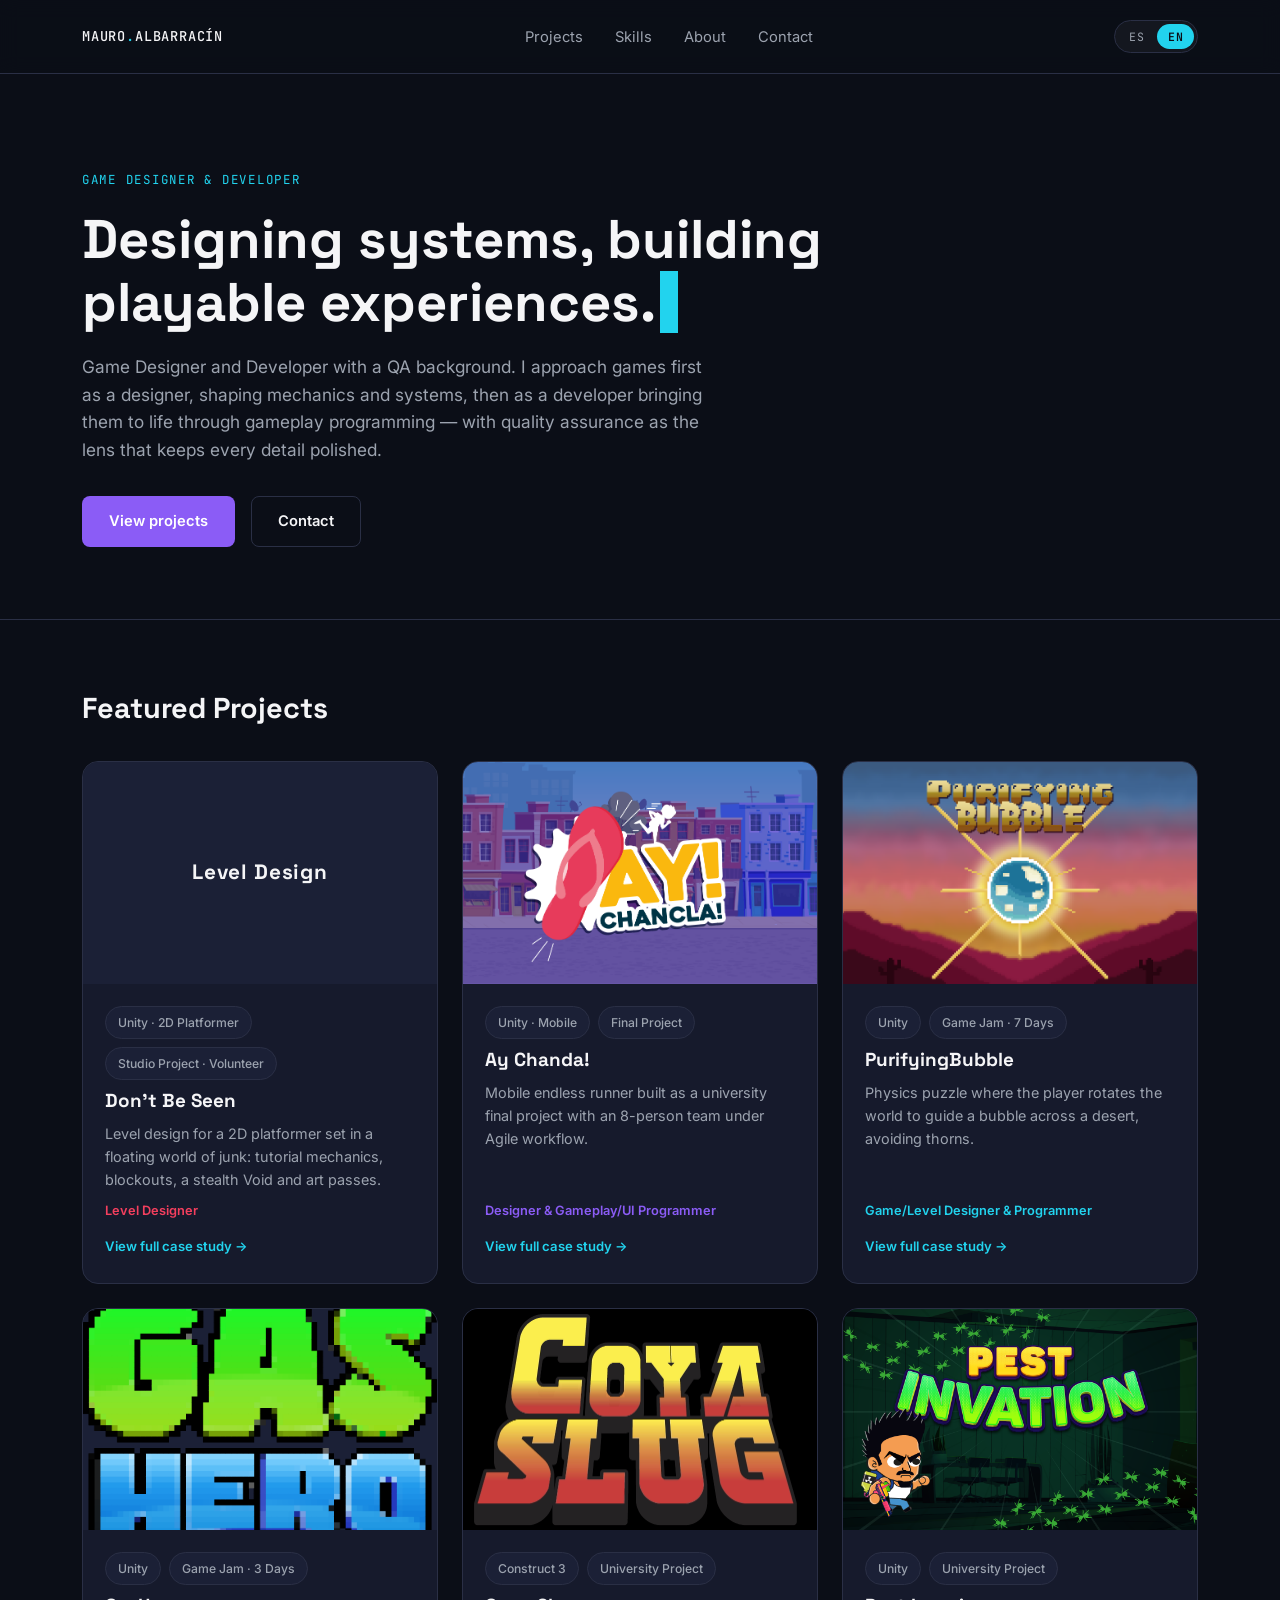
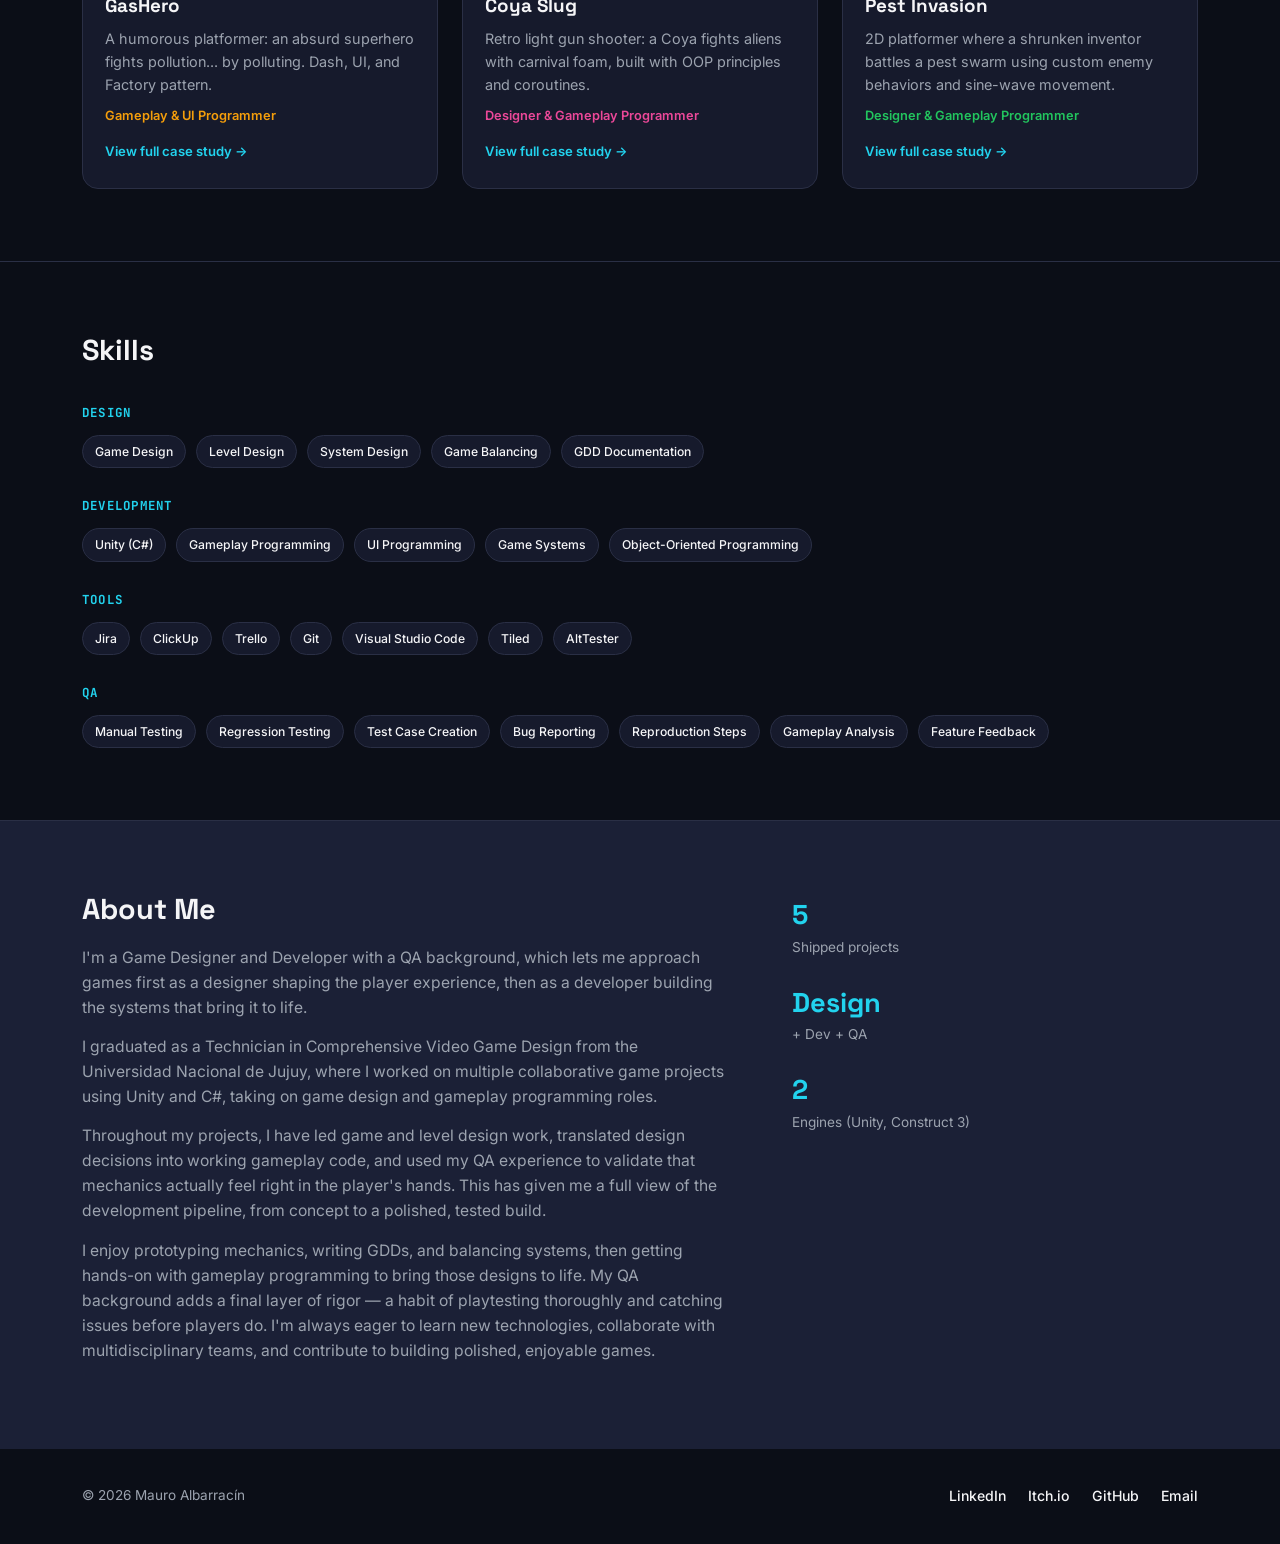
<file: index.html>
<!DOCTYPE html>
<html lang="en">
<head>
<meta charset="UTF-8">
<meta name="viewport" content="width=device-width, initial-scale=1.0">
<title data-i18n-title="meta.title">Mauro Albarracín — Game Designer &amp; Developer</title>
<meta name="description" content="Portfolio of Mauro Albarracín, Game Designer &amp; Developer with a QA background." data-i18n-content="meta.description">
<link rel="stylesheet" href="styles.css">
</head>
<body>

<nav class="site-nav">
  <div class="wrap">
    <a href="index.html" class="brand">MAURO<span>.</span>ALBARRACÍN</a>
    <ul class="nav-links">
      <li><a href="#projects" data-i18n="nav.projects">Projects</a></li>
      <li><a href="#skills" data-i18n="nav.skills">Skills</a></li>
      <li><a href="#about" data-i18n="nav.about">About</a></li>
      <li><a href="#contact" data-i18n="nav.contact">Contact</a></li>
    </ul>
    <div class="lang-switch" role="group" aria-label="Language selector">
      <button type="button" class="lang-btn" data-lang="es">ES</button>
      <button type="button" class="lang-btn" data-lang="en">EN</button>
    </div>
  </div>
</nav>

<header class="hero">
  <div class="wrap">
    <p class="eyebrow" data-i18n="hero.eyebrow">Game Designer &amp; Developer</p>
    <h1 id="typed-heading"><span class="type-line" data-i18n-datatext="hero.line1" data-text="Designing systems, building"></span><br><span class="type-line" data-i18n-datatext="hero.line2" data-text="playable experiences."></span><span class="cursor">&nbsp;</span></h1>
    <p class="lead" data-i18n="hero.lead">Game Designer and Developer with a QA background. I approach games first as a designer, shaping mechanics and systems, then as a developer bringing them to life through gameplay programming — with quality assurance as the lens that keeps every detail polished.</p>
    <div class="actions">
      <a href="#projects" class="btn btn-primary" data-i18n="hero.viewProjects">View projects</a>
      <a href="#contact" class="btn btn-ghost" data-i18n="nav.contact">Contact</a>
    </div>
  </div>
</header>

<section class="section" id="projects">
  <div class="wrap">
    <h2 data-i18n="projects.heading">Featured Projects</h2>
    <div class="project-grid">

      <a class="project-card" href="dont-be-seen.html" style="--accent-color:#f43f5e">
        <div class="thumb thumb-placeholder"><span>Level Design</span></div>
        <div class="body">
          <div class="tag-row">
            <span class="pill" data-i18n="projects.dontbeseen.tag1">Unity · 2D Platformer</span>
            <span class="pill" data-i18n="projects.dontbeseen.tag2">Studio Project · Volunteer</span>
          </div>
          <h3>Don't Be Seen</h3>
          <p class="desc" data-i18n="projects.dontbeseen.desc">Level design for a 2D platformer set in a floating world of junk: tutorial mechanics, blockouts, a stealth Void and art passes.</p>
          <p class="role" style="color:#f43f5e" data-i18n="projects.dontbeseen.role">Level Designer</p>
          <p class="go" data-i18n="common.viewCaseStudy">View full case study →</p>
        </div>
      </a>

      <a class="project-card" href="ay-chanda.html" style="--accent-color:#8b5cf6">
        <div class="thumb"><img src="images/AyChancla_Portada.png" alt="Ay Chanda! cover art" loading="lazy"></div>
        <div class="body">
          <div class="tag-row">
            <span class="pill" data-i18n="projects.aychanda.tag1">Unity · Mobile</span>
            <span class="pill" data-i18n="projects.aychanda.tag2">Final Project</span>
          </div>
          <h3>Ay Chanda!</h3>
          <p class="desc" data-i18n="projects.aychanda.desc">Mobile endless runner built as a university final project with an 8-person team under Agile workflow.</p>
          <p class="role" style="color:#8b5cf6" data-i18n="projects.aychanda.role">Designer &amp; Gameplay/UI Programmer</p>
          <p class="go" data-i18n="common.viewCaseStudy">View full case study →</p>
        </div>
      </a>

      <a class="project-card" href="purifyingbubble.html" style="--accent-color:#22d3ee">
        <div class="thumb"><img src="images/PurifyinBubble_Portada.png" alt="PurifyingBubble cover art" loading="lazy"></div>
        <div class="body">
          <div class="tag-row">
            <span class="pill" data-i18n="projects.purifyingbubble.tag1">Unity</span>
            <span class="pill" data-i18n="projects.purifyingbubble.tag2">Game Jam · 7 Days</span>
          </div>
          <h3>PurifyingBubble</h3>
          <p class="desc" data-i18n="projects.purifyingbubble.desc">Physics puzzle where the player rotates the world to guide a bubble across a desert, avoiding thorns.</p>
          <p class="role" style="color:#22d3ee" data-i18n="projects.purifyingbubble.role">Game/Level Designer &amp; Programmer</p>
          <p class="go" data-i18n="common.viewCaseStudy">View full case study →</p>
        </div>
      </a>

      <a class="project-card" href="gashero.html" style="--accent-color:#f59e0b">
        <div class="thumb"><img src="images/GasHero_Logo.png" alt="GasHero title screen" loading="lazy"></div>
        <div class="body">
          <div class="tag-row">
            <span class="pill" data-i18n="projects.gashero.tag1">Unity</span>
            <span class="pill" data-i18n="projects.gashero.tag2">Game Jam · 3 Days</span>
          </div>
          <h3>GasHero</h3>
          <p class="desc" data-i18n="projects.gashero.desc">A humorous platformer: an absurd superhero fights pollution... by polluting. Dash, UI, and Factory pattern.</p>
          <p class="role" style="color:#f59e0b" data-i18n="projects.gashero.role">Gameplay &amp; UI Programmer</p>
          <p class="go" data-i18n="common.viewCaseStudy">View full case study →</p>
        </div>
      </a>

      <a class="project-card" href="coyaslug.html" style="--accent-color:#ec4899">
        <div class="thumb"><img src="images/CoyaSlug_Portada.png" alt="Coya Slug cover art" loading="lazy"></div>
        <div class="body">
          <div class="tag-row">
            <span class="pill" data-i18n="projects.coyaslug.tag1">Construct 3</span>
            <span class="pill" data-i18n="projects.coyaslug.tag2">University Project</span>
          </div>
          <h3>Coya Slug</h3>
          <p class="desc" data-i18n="projects.coyaslug.desc">Retro light gun shooter: a Coya fights aliens with carnival foam, built with OOP principles and coroutines.</p>
          <p class="role" style="color:#ec4899" data-i18n="projects.coyaslug.role">Designer &amp; Gameplay Programmer</p>
          <p class="go" data-i18n="common.viewCaseStudy">View full case study →</p>
        </div>
      </a>

      <a class="project-card" href="pestinvasion.html" style="--accent-color:#22c55e">
        <div class="thumb"><img src="images/Pest_Invation_Portada.png" alt="Pest Invasion cover art" loading="lazy"></div>
        <div class="body">
          <div class="tag-row">
            <span class="pill" data-i18n="projects.pestinvasion.tag1">Unity</span>
            <span class="pill" data-i18n="projects.pestinvasion.tag2">University Project</span>
          </div>
          <h3>Pest Invasion</h3>
          <p class="desc" data-i18n="projects.pestinvasion.desc">2D platformer where a shrunken inventor battles a pest swarm using custom enemy behaviors and sine-wave movement.</p>
          <p class="role" style="color:#22c55e" data-i18n="projects.pestinvasion.role">Designer &amp; Gameplay Programmer</p>
          <p class="go" data-i18n="common.viewCaseStudy">View full case study →</p>
        </div>
      </a>

    </div>
  </div>
</section>

<section class="section" id="skills">
  <div class="wrap">
    <h2 data-i18n="skills.heading">Skills</h2>

    <div class="skill-group">
      <h4 data-i18n="skills.design.title">Design</h4>
      <div class="skill-pills">
        <span class="pill" data-i18n="skills.design.p1">Game Design</span>
        <span class="pill" data-i18n="skills.design.p2">Level Design</span>
        <span class="pill" data-i18n="skills.design.p3">System Design</span>
        <span class="pill" data-i18n="skills.design.p4">Game Balancing</span>
        <span class="pill" data-i18n="skills.design.p5">GDD Documentation</span>
      </div>
    </div>

    <div class="skill-group">
      <h4 data-i18n="skills.dev.title">Development</h4>
      <div class="skill-pills">
        <span class="pill">Unity (C#)</span>
        <span class="pill" data-i18n="skills.dev.p2">Gameplay Programming</span>
        <span class="pill" data-i18n="skills.dev.p3">UI Programming</span>
        <span class="pill" data-i18n="skills.dev.p4">Game Systems</span>
        <span class="pill" data-i18n="skills.dev.p5">Object-Oriented Programming</span>
      </div>
    </div>

    <div class="skill-group">
      <h4 data-i18n="skills.tools.title">Tools</h4>
      <div class="skill-pills">
        <span class="pill">Jira</span>
        <span class="pill">ClickUp</span>
        <span class="pill">Trello</span>
        <span class="pill">Git</span>
        <span class="pill">Visual Studio Code</span>
        <span class="pill">Tiled</span>
        <span class="pill">AltTester</span>
      </div>
    </div>

    <div class="skill-group">
      <h4 data-i18n="skills.qa.title">QA</h4>
      <div class="skill-pills">
        <span class="pill" data-i18n="skills.qa.p1">Manual Testing</span>
        <span class="pill" data-i18n="skills.qa.p2">Regression Testing</span>
        <span class="pill" data-i18n="skills.qa.p3">Test Case Creation</span>
        <span class="pill" data-i18n="skills.qa.p4">Bug Reporting</span>
        <span class="pill" data-i18n="skills.qa.p5">Reproduction Steps</span>
        <span class="pill" data-i18n="skills.qa.p6">Gameplay Analysis</span>
        <span class="pill" data-i18n="skills.qa.p7">Feature Feedback</span>
      </div>
    </div>
  </div>
</section>

<section class="about" id="about">
  <div class="wrap">
    <div>
      <h2 data-i18n="about.heading">About Me</h2>
      <p data-i18n="about.p1">I'm a Game Designer and Developer with a QA background, which lets me approach games first as a designer shaping the player experience, then as a developer building the systems that bring it to life.</p>
      <p data-i18n="about.p2">I graduated as a University Technician in Integral Video Game Design from the Universidad Nacional de Jujuy, where I worked on multiple collaborative game projects using Unity and C#, taking on game design and gameplay programming roles.</p>
      <p data-i18n="about.p3">Throughout my projects, I have led game and level design work, translated design decisions into working gameplay code, and used my QA experience to validate that mechanics actually feel right in the player's hands. This has given me a full view of the development pipeline, from concept to a polished, tested build.</p>
      <p data-i18n="about.p4">I enjoy prototyping mechanics, writing GDDs, and balancing systems, then getting hands-on with gameplay programming to bring those designs to life. My QA background adds a final layer of rigor — a habit of playtesting thoroughly and catching issues before players do. I'm always eager to learn new technologies, collaborate with multidisciplinary teams, and contribute to building polished, enjoyable games.</p>
    </div>
    <div class="stat-list">
      <div class="stat"><div class="num">5</div><div class="label" data-i18n="about.stat1">Shipped projects</div></div>
      <div class="stat"><div class="num">Design</div><div class="label" data-i18n="about.stat2">+ Dev + QA</div></div>
      <div class="stat"><div class="num">2</div><div class="label" data-i18n="about.stat3">Engines (Unity, Construct 3)</div></div>
    </div>
  </div>
</section>

<footer class="site-footer" id="contact">
  <div class="wrap" style="display:flex; justify-content:space-between; align-items:center; flex-wrap:wrap; gap:12px; width:100%;">
    <p class="copyright">© 2026 Mauro Albarracín</p>
    <div class="social-links">
      <a href="https://www.linkedin.com/in/mauro-albarracin-tutita/">LinkedIn</a>
      <a href="https://tutita.itch.io/">Itch.io</a>
      <a href="https://github.com/Tutita-Dev">GitHub</a>
      <a href="mailto:mauro.tupac.a@gmail.com" data-i18n="common.email">Email</a>
    </div>
  </div>
</footer>

<script src="i18n.js"></script>
<script src="script.js"></script>
</body>
</html>
</file>
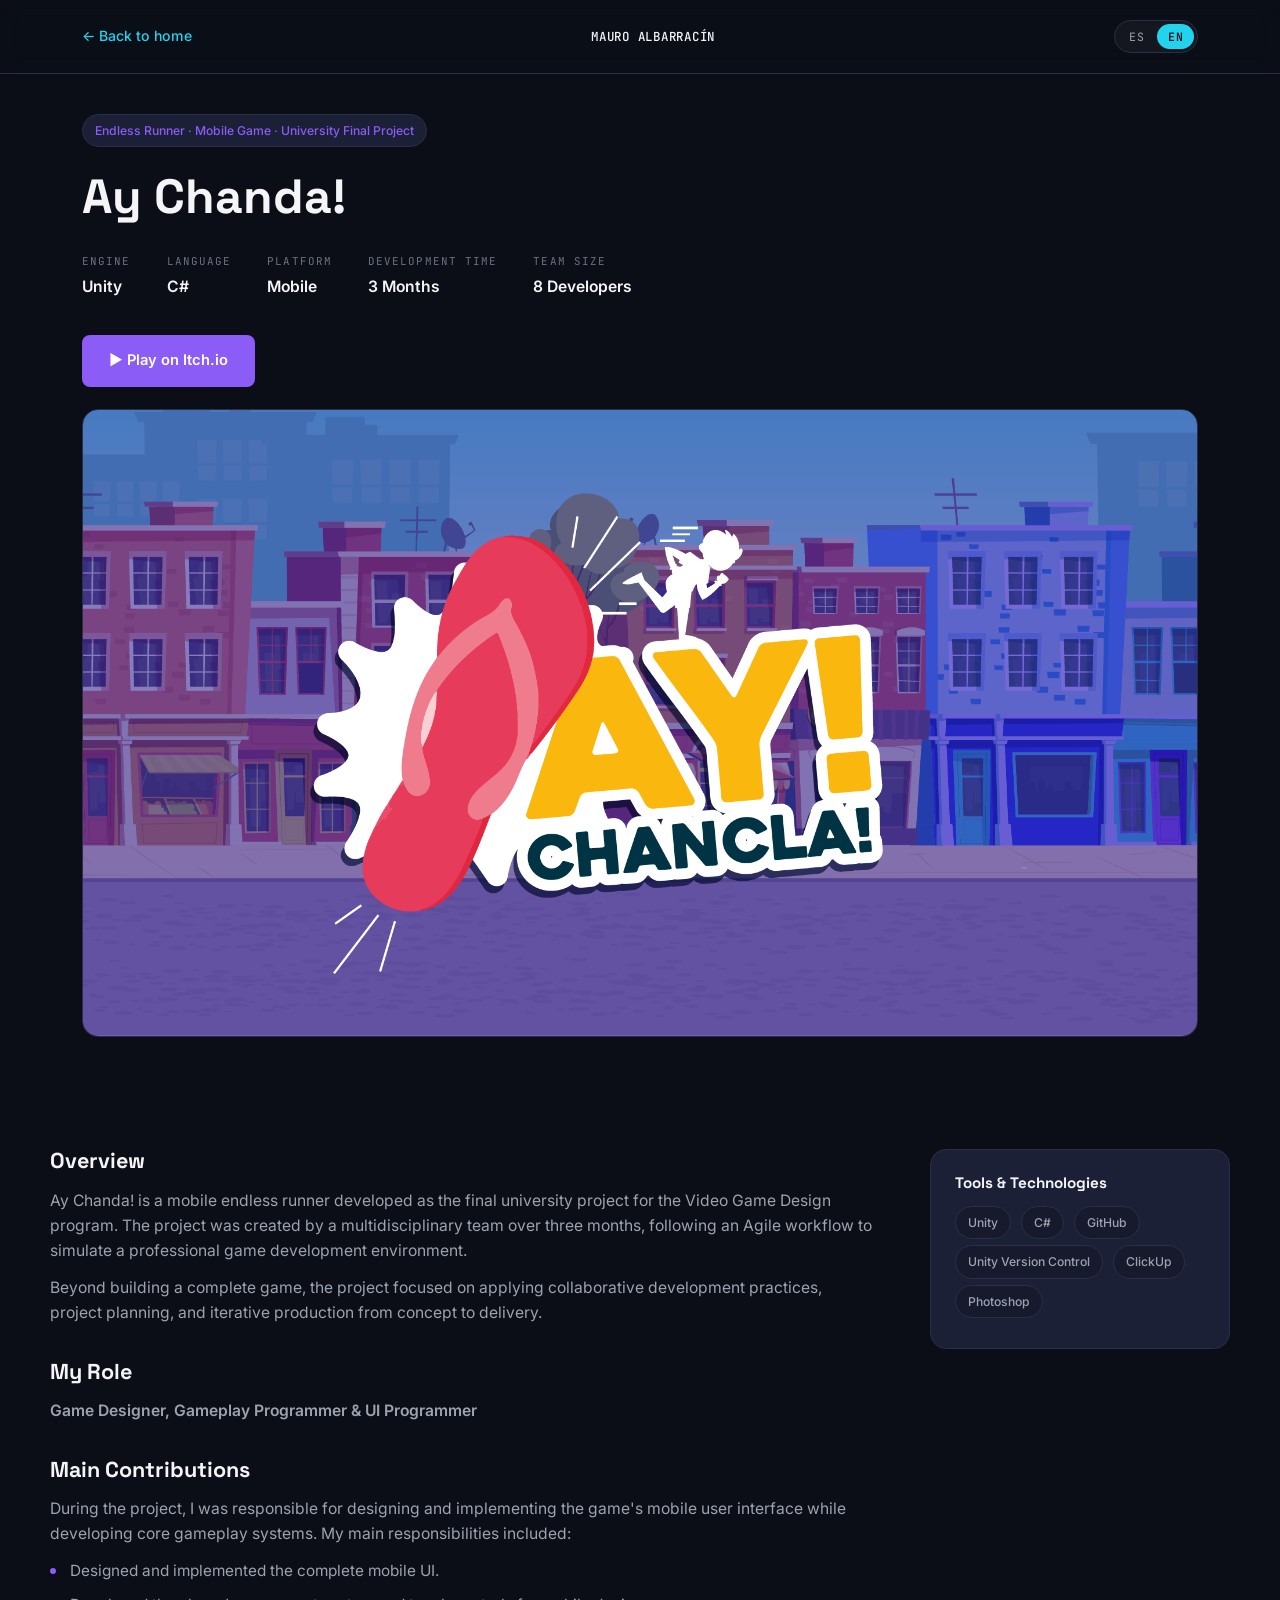
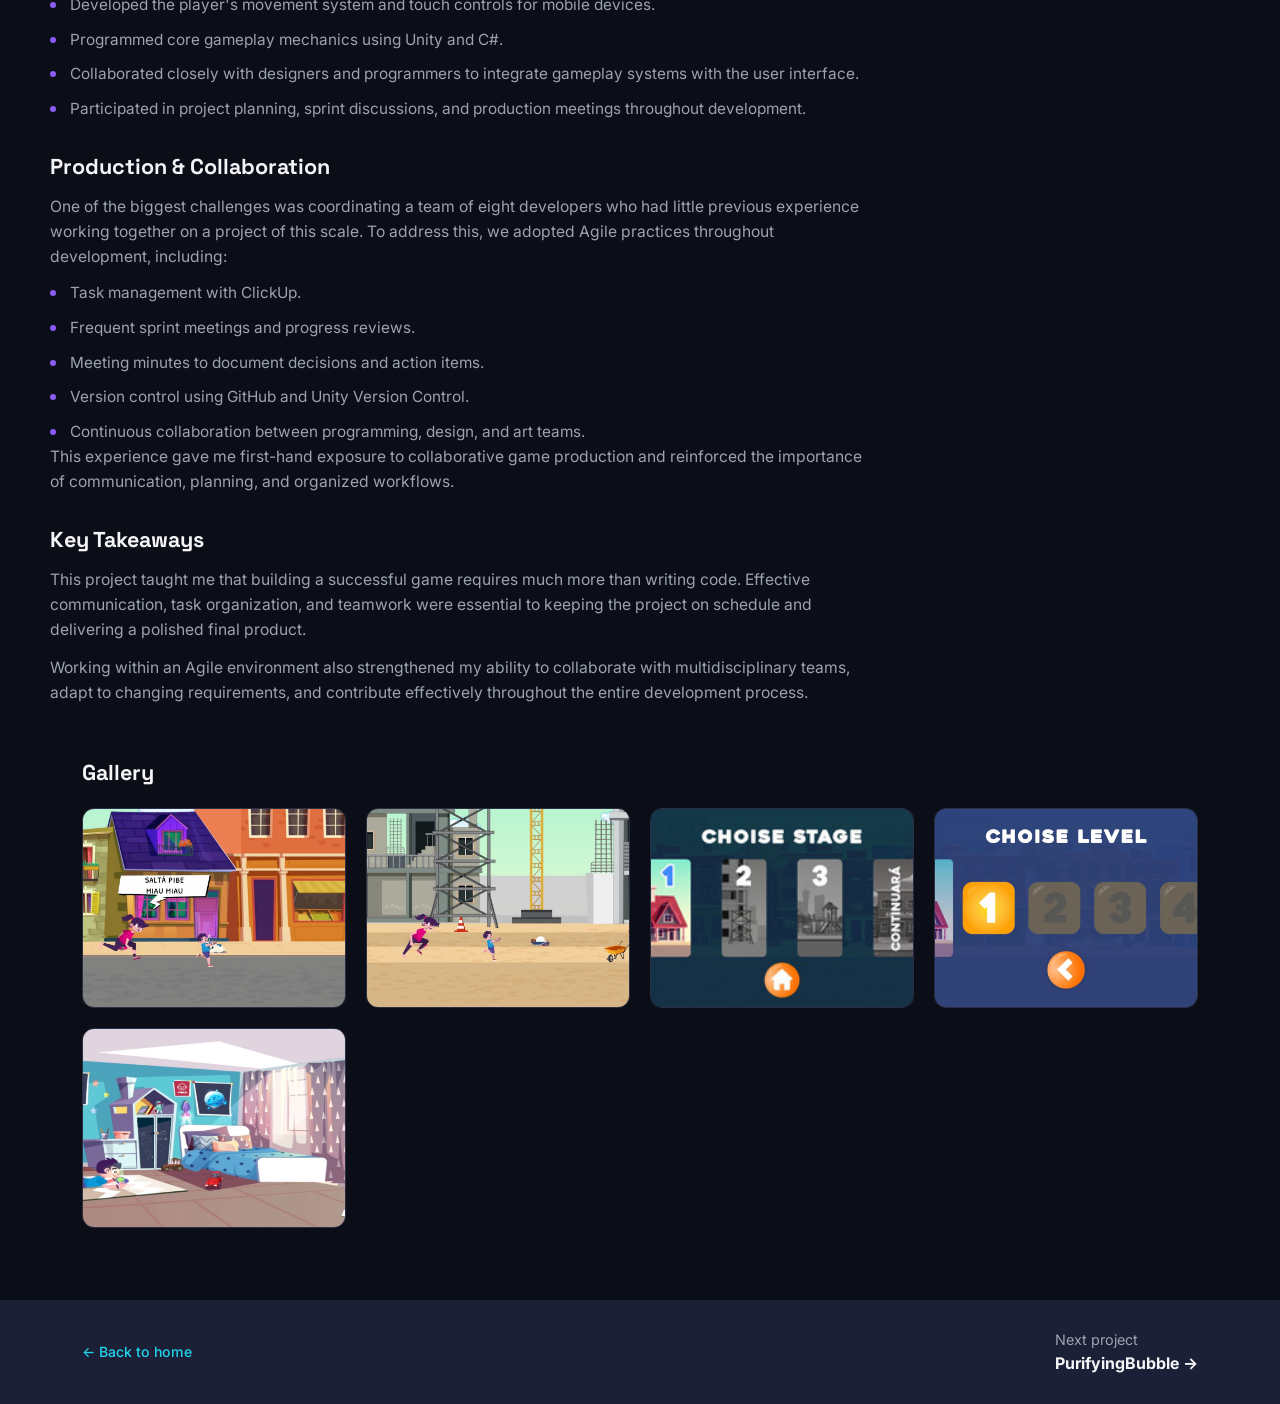
<file: ay-chanda.html>
<!DOCTYPE html>
<html lang="en">
<head>
<meta charset="UTF-8">
<meta name="viewport" content="width=device-width, initial-scale=1.0">
<title>Ay Chanda! — Mauro Albarracín</title>
<link rel="stylesheet" href="styles.css">
</head>
<body style="--accent-color:#8b5cf6">

<nav class="site-nav">
  <div class="wrap">
    <a href="index.html" class="back-link" data-i18n="common.backHome">← Back to home</a>
    <span class="brand" style="font-size:0.78rem;">MAURO ALBARRACÍN</span>
    <div class="lang-switch" role="group" aria-label="Language selector">
      <button type="button" class="lang-btn" data-lang="es">ES</button>
      <button type="button" class="lang-btn" data-lang="en">EN</button>
    </div>
  </div>
</nav>

<header class="project-header">
  <div class="wrap">
    <span class="pill" data-i18n="aychanda.tag">Endless Runner · Mobile Game · University Final Project</span>
    <h1>Ay Chanda!</h1>
    <div class="info-strip">
      <div class="info-cell"><div class="k" data-i18n="common.engine">Engine</div><div class="v">Unity</div></div>
      <div class="info-cell"><div class="k" data-i18n="common.language">Language</div><div class="v">C#</div></div>
      <div class="info-cell"><div class="k" data-i18n="common.platform">Platform</div><div class="v" data-i18n="common.mobile">Mobile</div></div>
      <div class="info-cell"><div class="k" data-i18n="common.devTime">Development Time</div><div class="v" data-i18n="aychanda.devTime">3 Months</div></div>
      <div class="info-cell"><div class="k" data-i18n="common.teamSize">Team Size</div><div class="v" data-i18n="aychanda.teamSize">8 Developers</div></div>
    </div>
    <p class="play-link"><a class="btn btn-primary" href="https://tutita.itch.io/ay-chancla" target="_blank" rel="noopener" data-i18n="common.playItch">▶ Play on Itch.io</a></p>
    <div class="banner"><img src="images/AyChancla_Portada.png" alt="Ay Chanda! title art"></div>
  </div>
</header>

<div class="wrap project-body">
  <div>
    <div class="content-block">
      <h2 data-i18n="common.overview">Overview</h2>
      <p data-i18n="aychanda.overview.p1">Ay Chanda! is a mobile endless runner developed as the final university project for the Video Game Design program. The project was created by a multidisciplinary team over three months, following an Agile workflow to simulate a professional game development environment.</p>
      <p data-i18n="aychanda.overview.p2">Beyond building a complete game, the project focused on applying collaborative development practices, project planning, and iterative production from concept to delivery.</p>
    </div>

    <div class="content-block">
      <h2 data-i18n="common.myRole">My Role</h2>
      <p class="role-line" data-i18n="aychanda.role">Game Designer, Gameplay Programmer &amp; UI Programmer</p>
    </div>

    <div class="content-block">
      <h2 data-i18n="common.mainContributions">Main Contributions</h2>
      <p data-i18n="aychanda.contrib.intro">During the project, I was responsible for designing and implementing the game's mobile user interface while developing core gameplay systems. My main responsibilities included:</p>
      <ul class="contrib-list">
        <li data-i18n="aychanda.contrib.i1">Designed and implemented the complete mobile UI.</li>
        <li data-i18n="aychanda.contrib.i2">Developed the player's movement system and touch controls for mobile devices.</li>
        <li data-i18n="aychanda.contrib.i3">Programmed core gameplay mechanics using Unity and C#.</li>
        <li data-i18n="aychanda.contrib.i4">Collaborated closely with designers and programmers to integrate gameplay systems with the user interface.</li>
        <li data-i18n="aychanda.contrib.i5">Participated in project planning, sprint discussions, and production meetings throughout development.</li>
      </ul>
    </div>

    <div class="content-block">
      <h2 data-i18n="aychanda.prod.title">Production &amp; Collaboration</h2>
      <p data-i18n="aychanda.prod.intro">One of the biggest challenges was coordinating a team of eight developers who had little previous experience working together on a project of this scale. To address this, we adopted Agile practices throughout development, including:</p>
      <ul class="contrib-list">
        <li data-i18n="aychanda.prod.i1">Task management with ClickUp.</li>
        <li data-i18n="aychanda.prod.i2">Frequent sprint meetings and progress reviews.</li>
        <li data-i18n="aychanda.prod.i3">Meeting minutes to document decisions and action items.</li>
        <li data-i18n="aychanda.prod.i4">Version control using GitHub and Unity Version Control.</li>
        <li data-i18n="aychanda.prod.i5">Continuous collaboration between programming, design, and art teams.</li>
      </ul>
      <p data-i18n="aychanda.prod.outro">This experience gave me first-hand exposure to collaborative game production and reinforced the importance of communication, planning, and organized workflows.</p>
    </div>

    <div class="content-block">
      <h2 data-i18n="common.keyTakeaways">Key Takeaways</h2>
      <p data-i18n="aychanda.takeaways.p1">This project taught me that building a successful game requires much more than writing code. Effective communication, task organization, and teamwork were essential to keeping the project on schedule and delivering a polished final product.</p>
      <p data-i18n="aychanda.takeaways.p2">Working within an Agile environment also strengthened my ability to collaborate with multidisciplinary teams, adapt to changing requirements, and contribute effectively throughout the entire development process.</p>
    </div>
  </div>

  <aside class="sidebar-card">
    <h3 data-i18n="common.toolsTech">Tools &amp; Technologies</h3>
    <div>
      <span class="pill">Unity</span>
      <span class="pill">C#</span>
      <span class="pill">GitHub</span>
      <span class="pill">Unity Version Control</span>
      <span class="pill">ClickUp</span>
      <span class="pill">Photoshop</span>
    </div>
  </aside>
</div>

<section class="gallery wrap">
  <h2 data-i18n="common.gallery">Gallery</h2>
  <div class="gallery-grid">
    <img src="images/AyChancla_Game.jpeg" alt="Ay Chanda! gameplay screenshot" loading="lazy">
    <img src="images/AyChancla_Game2.jpeg" alt="Ay Chanda! gameplay screenshot 2" loading="lazy">
    <img src="images/AyChancla_Menu.jpeg" alt="Ay Chanda! menu screen" loading="lazy">
    <img src="images/AyChancla_Menu2.jpeg" alt="Ay Chanda! menu screen 2" loading="lazy">
    <img src="images/AyChancla_Cinematic.jpeg" alt="Ay Chanda! cinematic screenshot" loading="lazy">
  </div>
</section>

<nav class="project-footer-nav">
  <div class="wrap">
    <a href="index.html" class="back-link" data-i18n="common.backHome">← Back to home</a>
    <a href="purifyingbubble.html" class="next-project"><span data-i18n="common.nextProject">Next project</span><strong>PurifyingBubble →</strong></a>
  </div>
</nav>

<script src="i18n.js"></script>
<script src="script.js"></script>
</body>
</html>
</file>
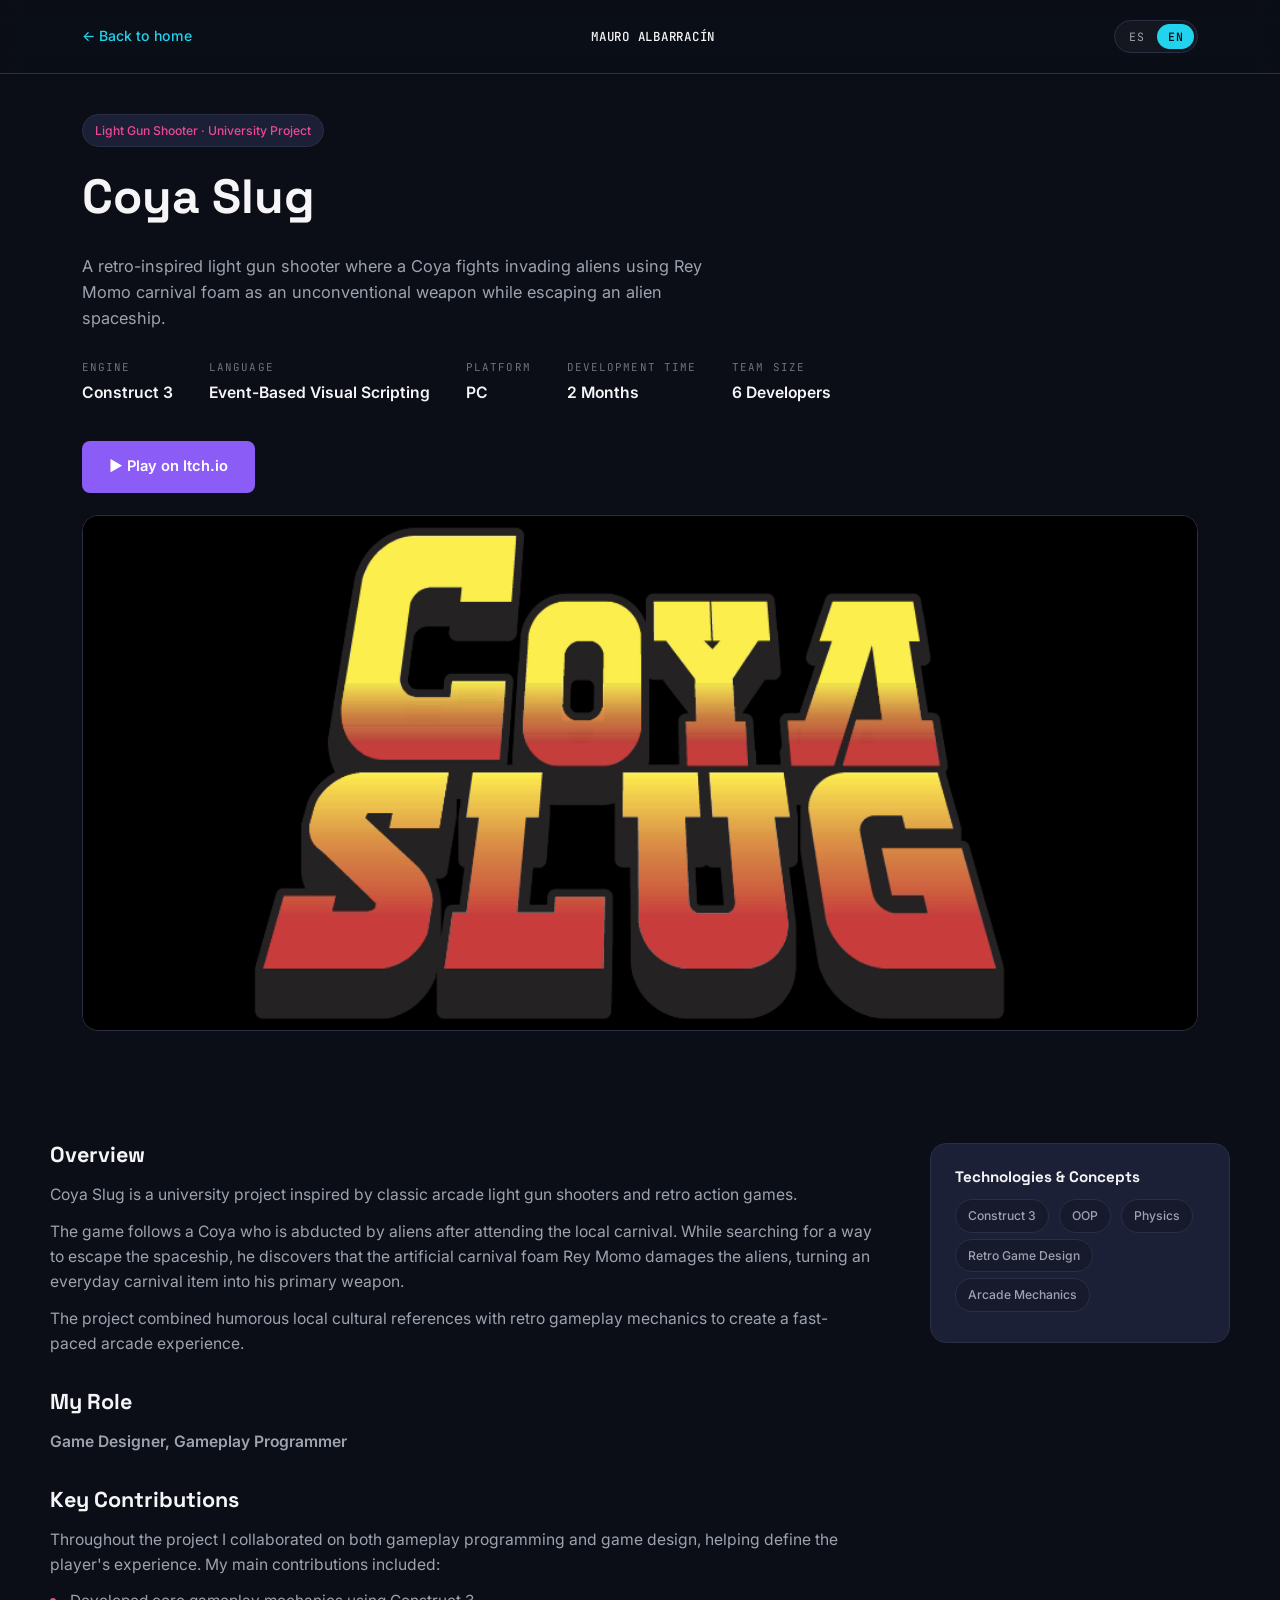
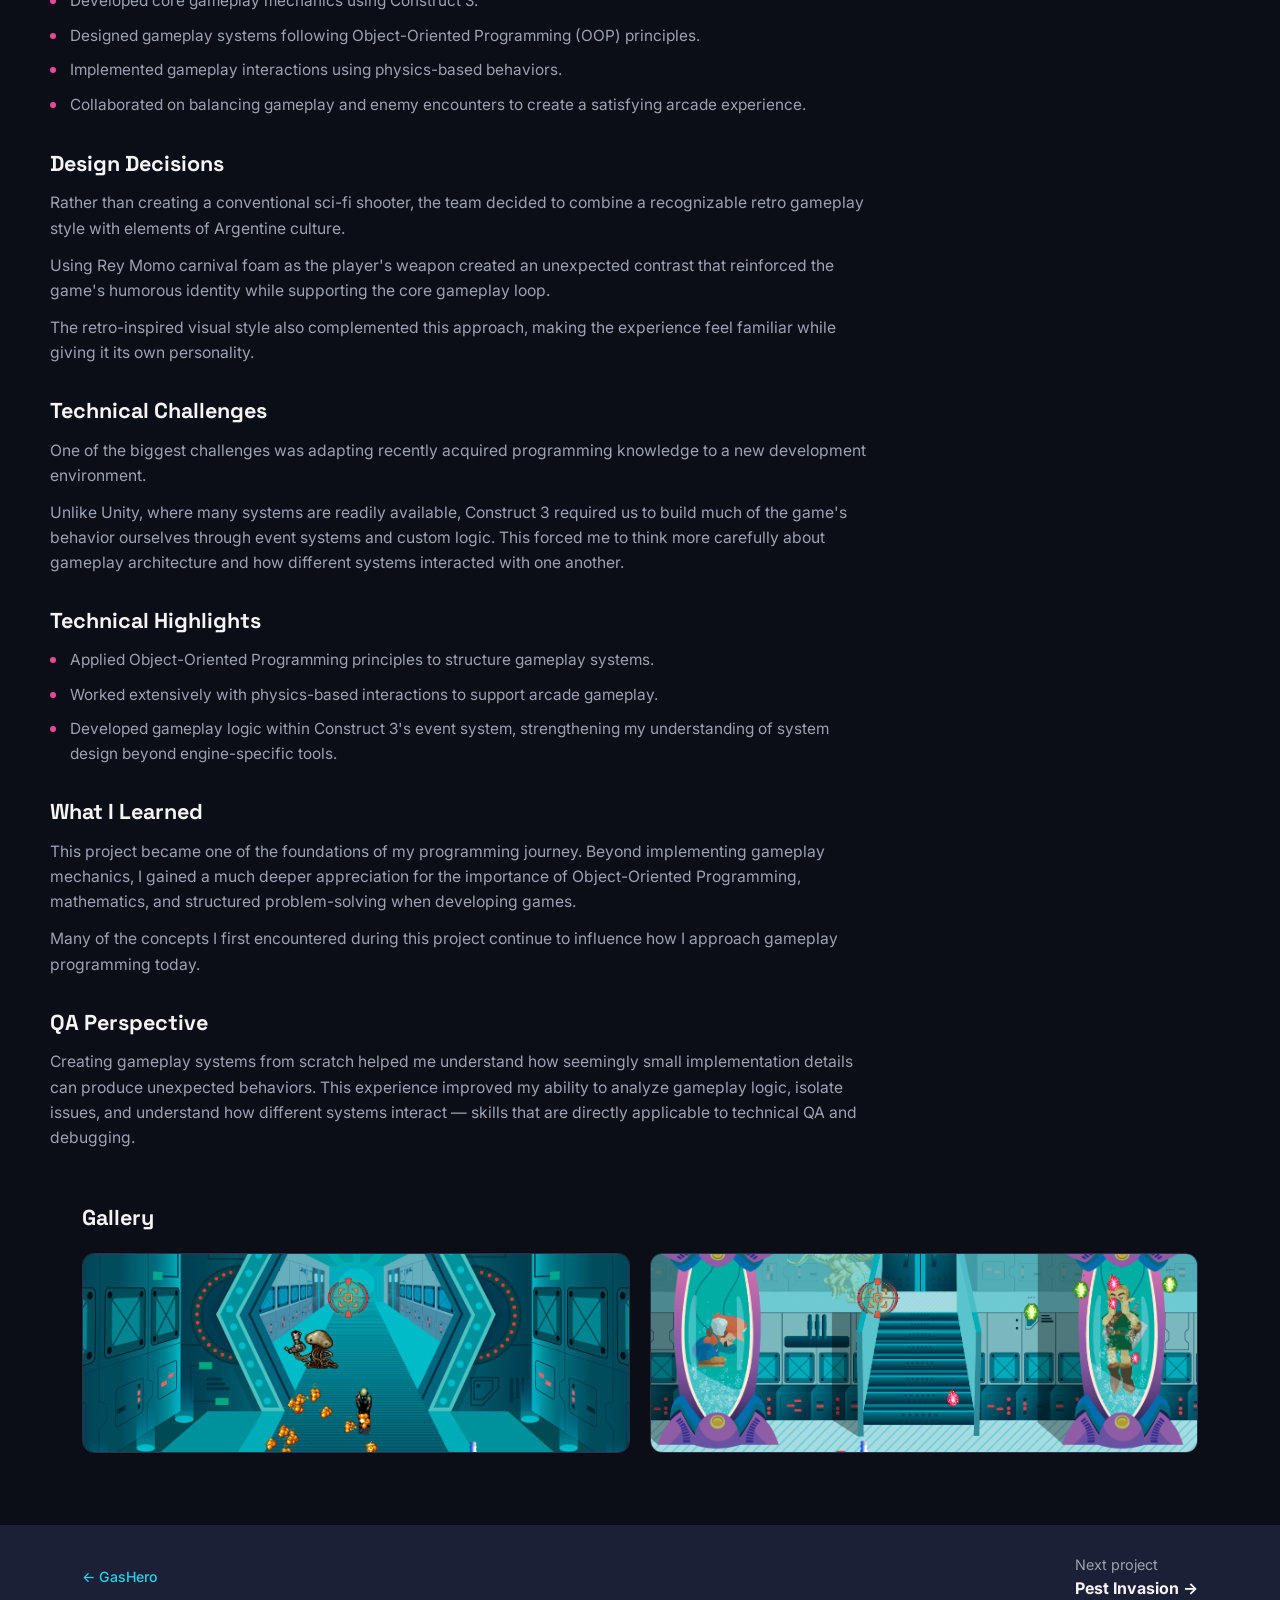
<file: coyaslug.html>
<!DOCTYPE html>
<html lang="en">
<head>
<meta charset="UTF-8">
<meta name="viewport" content="width=device-width, initial-scale=1.0">
<title>Coya Slug — Mauro Albarracín</title>
<link rel="stylesheet" href="styles.css">
</head>
<body style="--accent-color:#ec4899">

<nav class="site-nav">
  <div class="wrap">
    <a href="index.html" class="back-link" data-i18n="common.backHome">← Back to home</a>
    <span class="brand" style="font-size:0.78rem;">MAURO ALBARRACÍN</span>
    <div class="lang-switch" role="group" aria-label="Language selector">
      <button type="button" class="lang-btn" data-lang="es">ES</button>
      <button type="button" class="lang-btn" data-lang="en">EN</button>
    </div>
  </div>
</nav>

<header class="project-header">
  <div class="wrap">
    <span class="pill" data-i18n="coyaslug.tag">Light Gun Shooter · University Project</span>
    <h1>Coya Slug</h1>
    <p style="color:var(--muted); font-size:1.02rem; max-width:640px; margin-bottom:28px;" data-i18n="coyaslug.intro">A retro-inspired light gun shooter where a Coya fights invading aliens using Rey Momo carnival foam as an unconventional weapon while escaping an alien spaceship.</p>
    <div class="info-strip">
      <div class="info-cell"><div class="k" data-i18n="common.engine">Engine</div><div class="v">Construct 3</div></div>
      <div class="info-cell"><div class="k" data-i18n="common.language">Language</div><div class="v" data-i18n="coyaslug.langValue">Event-Based Visual Scripting</div></div>
      <div class="info-cell"><div class="k" data-i18n="common.platform">Platform</div><div class="v">PC</div></div>
      <div class="info-cell"><div class="k" data-i18n="common.devTime">Development Time</div><div class="v" data-i18n="coyaslug.devTime">2 Months</div></div>
      <div class="info-cell"><div class="k" data-i18n="common.teamSize">Team Size</div><div class="v" data-i18n="coyaslug.teamSize">6 Developers</div></div>
    </div>
    <p class="play-link"><a class="btn btn-primary" href="https://tutita.itch.io/coya-slug" target="_blank" rel="noopener" data-i18n="common.playItch">▶ Play on Itch.io</a></p>
    <div class="banner"><img src="images/CoyaSlug_Portada.png" alt="Coya Slug title art"></div>
  </div>
</header>

<div class="wrap project-body">
  <div>
    <div class="content-block">
      <h2 data-i18n="common.overview">Overview</h2>
      <p data-i18n="coyaslug.overview.p1">Coya Slug is a university project inspired by classic arcade light gun shooters and retro action games.</p>
      <p data-i18n="coyaslug.overview.p2">The game follows a Coya who is abducted by aliens after attending the local carnival. While searching for a way to escape the spaceship, he discovers that the artificial carnival foam Rey Momo damages the aliens, turning an everyday carnival item into his primary weapon.</p>
      <p data-i18n="coyaslug.overview.p3">The project combined humorous local cultural references with retro gameplay mechanics to create a fast-paced arcade experience.</p>
    </div>

    <div class="content-block">
      <h2 data-i18n="common.myRole">My Role</h2>
      <p class="role-line" data-i18n="coyaslug.role">Game Designer, Gameplay Programmer</p>
    </div>

    <div class="content-block">
      <h2 data-i18n="common.keyContributions">Key Contributions</h2>
      <p data-i18n="coyaslug.contrib.intro">Throughout the project I collaborated on both gameplay programming and game design, helping define the player's experience. My main contributions included:</p>
      <ul class="contrib-list">
        <li data-i18n="coyaslug.contrib.i1">Developed core gameplay mechanics using Construct 3.</li>
        <li data-i18n="coyaslug.contrib.i2">Designed gameplay systems following Object-Oriented Programming (OOP) principles.</li>
        <li data-i18n="coyaslug.contrib.i3">Implemented gameplay interactions using physics-based behaviors.</li>
        <li data-i18n="coyaslug.contrib.i4">Collaborated on balancing gameplay and enemy encounters to create a satisfying arcade experience.</li>
      </ul>
    </div>

    <div class="content-block">
      <h2 data-i18n="common.designDecisions">Design Decisions</h2>
      <p data-i18n="coyaslug.design.p1">Rather than creating a conventional sci-fi shooter, the team decided to combine a recognizable retro gameplay style with elements of Argentine culture.</p>
      <p data-i18n="coyaslug.design.p2">Using Rey Momo carnival foam as the player's weapon created an unexpected contrast that reinforced the game's humorous identity while supporting the core gameplay loop.</p>
      <p data-i18n="coyaslug.design.p3">The retro-inspired visual style also complemented this approach, making the experience feel familiar while giving it its own personality.</p>
    </div>

    <div class="content-block">
      <h2 data-i18n="common.techChallenges">Technical Challenges</h2>
      <p data-i18n="coyaslug.challenges.p1">One of the biggest challenges was adapting recently acquired programming knowledge to a new development environment.</p>
      <p data-i18n="coyaslug.challenges.p2">Unlike Unity, where many systems are readily available, Construct 3 required us to build much of the game's behavior ourselves through event systems and custom logic. This forced me to think more carefully about gameplay architecture and how different systems interacted with one another.</p>
    </div>

    <div class="content-block">
      <h2 data-i18n="coyaslug.highlights.title">Technical Highlights</h2>
      <ul class="contrib-list">
        <li data-i18n="coyaslug.highlights.i1">Applied Object-Oriented Programming principles to structure gameplay systems.</li>
        <li data-i18n="coyaslug.highlights.i2">Worked extensively with physics-based interactions to support arcade gameplay.</li>
        <li data-i18n="coyaslug.highlights.i3">Developed gameplay logic within Construct 3's event system, strengthening my understanding of system design beyond engine-specific tools.</li>
      </ul>
    </div>

    <div class="content-block">
      <h2 data-i18n="common.whatLearned">What I Learned</h2>
      <p data-i18n="coyaslug.learned.p1">This project became one of the foundations of my programming journey. Beyond implementing gameplay mechanics, I gained a much deeper appreciation for the importance of Object-Oriented Programming, mathematics, and structured problem-solving when developing games.</p>
      <p data-i18n="coyaslug.learned.p2">Many of the concepts I first encountered during this project continue to influence how I approach gameplay programming today.</p>
    </div>

    <div class="content-block">
      <h2 data-i18n="common.qaPerspective">QA Perspective</h2>
      <p data-i18n="coyaslug.qa.p1">Creating gameplay systems from scratch helped me understand how seemingly small implementation details can produce unexpected behaviors. This experience improved my ability to analyze gameplay logic, isolate issues, and understand how different systems interact — skills that are directly applicable to technical QA and debugging.</p>
    </div>
  </div>

  <aside class="sidebar-card">
    <h3 data-i18n="coyaslug.sidebarTitle">Technologies &amp; Concepts</h3>
    <div>
      <span class="pill">Construct 3</span>
      <span class="pill">OOP</span>
      <span class="pill" data-i18n="coyaslug.pillPhysics">Physics</span>
      <span class="pill" data-i18n="coyaslug.pillRetro">Retro Game Design</span>
      <span class="pill" data-i18n="coyaslug.pillArcade">Arcade Mechanics</span>
    </div>
  </aside>
</div>

<section class="gallery wrap">
  <h2 data-i18n="common.gallery">Gallery</h2>
  <div class="gallery-grid">
    <img src="images/CoyaSlug_Game.png" alt="Coya Slug gameplay screenshot" loading="lazy">
    <img src="images/CoyaSlug_Game2.png" alt="Coya Slug gameplay screenshot 2" loading="lazy">
  </div>
</section>

<nav class="project-footer-nav">
  <div class="wrap">
    <a href="gashero.html" class="back-link">← GasHero</a>
    <a href="pestinvasion.html" class="next-project"><span data-i18n="common.nextProject">Next project</span><strong>Pest Invasion →</strong></a>
  </div>
</nav>

<script src="i18n.js"></script>
<script src="script.js"></script>
</body>
</html>
</file>
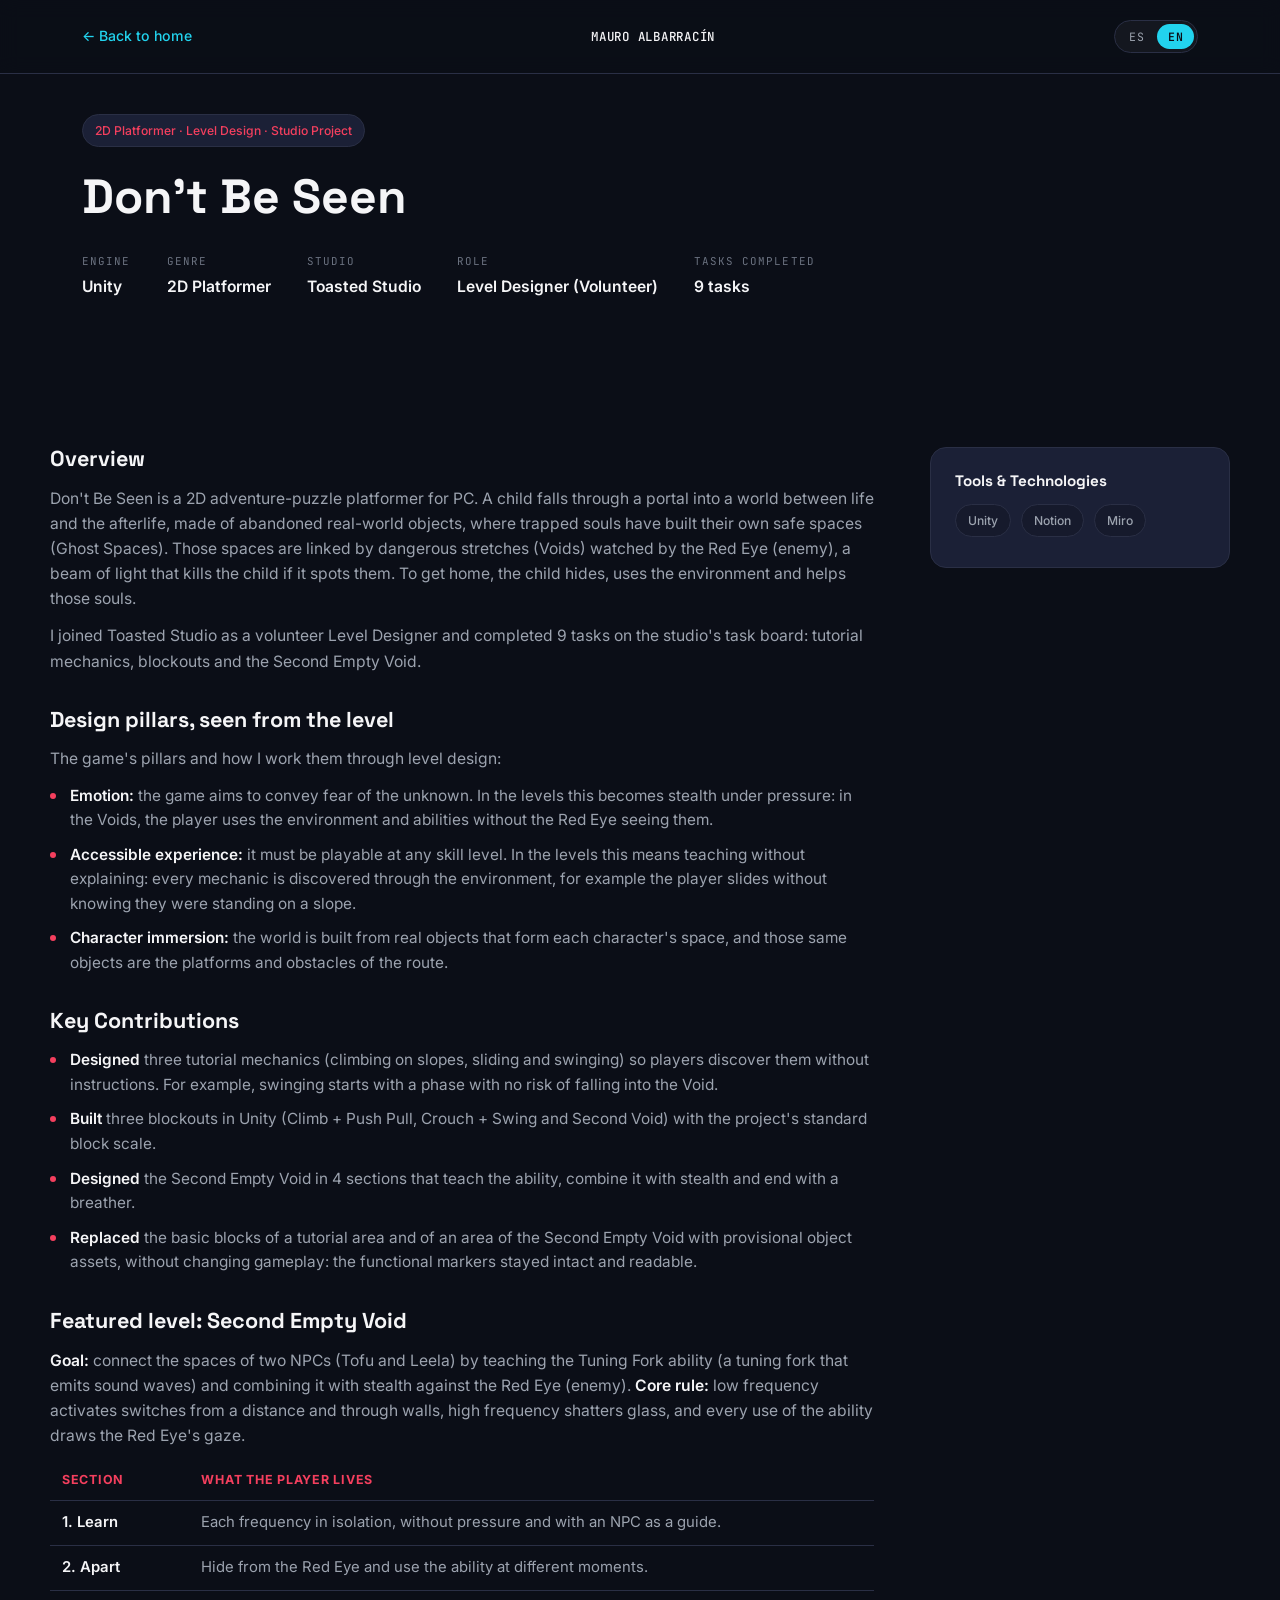
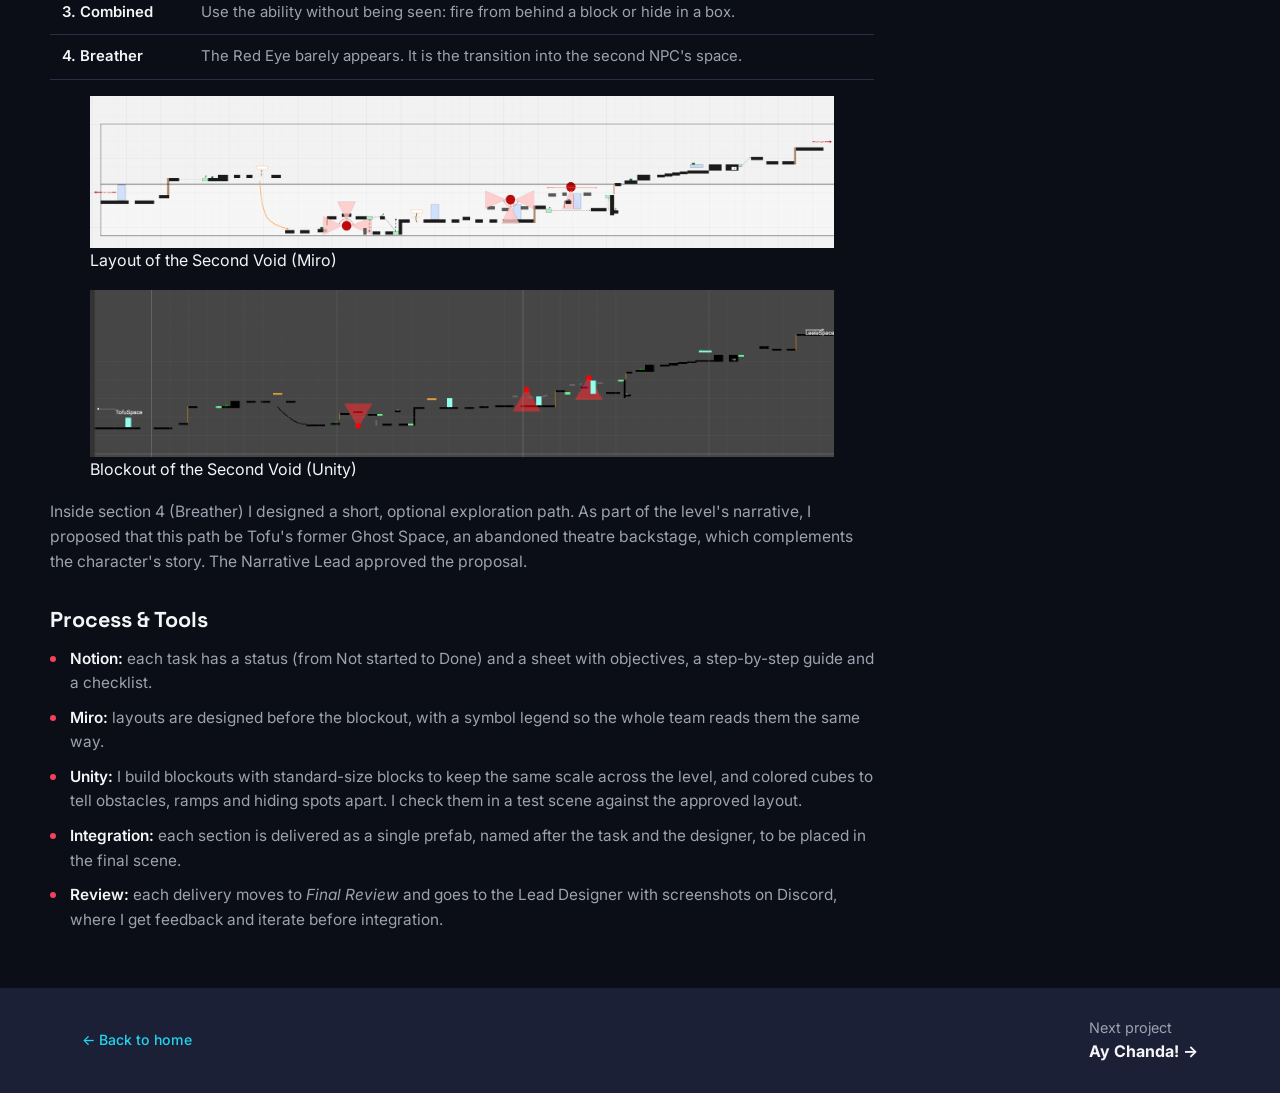
<file: dont-be-seen.html>
<!DOCTYPE html>
<html lang="en">
<head>
<meta charset="UTF-8">
<meta name="viewport" content="width=device-width, initial-scale=1.0">
<title>Don't Be Seen — Mauro Albarracín</title>
<link rel="stylesheet" href="styles.css">
</head>
<body style="--accent-color:#f43f5e">

<nav class="site-nav">
  <div class="wrap">
    <a href="index.html" class="back-link" data-i18n="common.backHome">← Back to home</a>
    <span class="brand" style="font-size:0.78rem;">MAURO ALBARRACÍN</span>
    <div class="lang-switch" role="group" aria-label="Language selector">
      <button type="button" class="lang-btn" data-lang="es">ES</button>
      <button type="button" class="lang-btn" data-lang="en">EN</button>
    </div>
  </div>
</nav>

<header class="project-header">
  <div class="wrap">
    <span class="pill" data-i18n="dontbeseen.tag">2D Platformer · Level Design · Studio Project</span>
    <h1>Don't Be Seen</h1>
    <div class="info-strip">
      <div class="info-cell"><div class="k" data-i18n="common.engine">Engine</div><div class="v">Unity</div></div>
      <div class="info-cell"><div class="k" data-i18n="dontbeseen.info.genre">Genre</div><div class="v" data-i18n="dontbeseen.info.genreV">2D Platformer</div></div>
      <div class="info-cell"><div class="k" data-i18n="dontbeseen.info.studio">Studio</div><div class="v">Toasted Studio</div></div>
      <div class="info-cell"><div class="k" data-i18n="dontbeseen.info.role">Role</div><div class="v" data-i18n="dontbeseen.info.roleV">Level Designer (Volunteer)</div></div>
      <div class="info-cell"><div class="k" data-i18n="dontbeseen.info.tasks">Tasks Completed</div><div class="v" data-i18n="dontbeseen.info.tasksV">9 tasks</div></div>
    </div>
  </div>
</header>

<div class="wrap project-body">
  <div>
    <div class="content-block">
      <h2 data-i18n="common.overview">Overview</h2>
      <p data-i18n="dontbeseen.overview.p1">Don't Be Seen is a 2D adventure-puzzle platformer for PC. A child falls through a portal into a world between life and the afterlife, made of abandoned real-world objects, where trapped souls have built their own safe spaces (Ghost Spaces). Those spaces are linked by dangerous stretches (Voids) watched by the Red Eye (enemy), a beam of light that kills the child if it spots them. To get home, the child hides, uses the environment and helps those souls.</p>
      <p data-i18n="dontbeseen.overview.p2">I joined Toasted Studio as a volunteer Level Designer and completed 9 tasks on the studio's task board: tutorial mechanics, blockouts and the Second Empty Void.</p>
    </div>

    <div class="content-block">
      <h2 data-i18n="dontbeseen.pillars.title">Design pillars, seen from the level</h2>
      <p data-i18n="dontbeseen.pillars.p1">The game's pillars and how I work them through level design:</p>
      <ul class="contrib-list">
        <li data-i18n="dontbeseen.pillars.i1"><strong>Emotion:</strong> the game aims to convey fear of the unknown. In the levels this becomes stealth under pressure: in the Voids, the player uses the environment and abilities without the Red Eye seeing them.</li>
        <li data-i18n="dontbeseen.pillars.i2"><strong>Accessible experience:</strong> it must be playable at any skill level. In the levels this means teaching without explaining: every mechanic is discovered through the environment, for example the player slides without knowing they were standing on a slope.</li>
        <li data-i18n="dontbeseen.pillars.i3"><strong>Character immersion:</strong> the world is built from real objects that form each character's space, and those same objects are the platforms and obstacles of the route.</li>
      </ul>
    </div>

    <div class="content-block">
      <h2 data-i18n="common.keyContributions">Key Contributions</h2>
      <ul class="contrib-list">
        <li data-i18n="dontbeseen.contrib.i1"><strong>Designed</strong> three tutorial mechanics (climbing on slopes, sliding and swinging) so players discover them without instructions. For example, swinging starts with a phase with no risk of falling into the Void.</li>
        <li data-i18n="dontbeseen.contrib.i2"><strong>Built</strong> three blockouts in Unity (Climb + Push Pull, Crouch + Swing and Second Void) with the project's standard block scale.</li>
        <li data-i18n="dontbeseen.contrib.i3"><strong>Designed</strong> the Second Empty Void in 4 sections that teach the ability, combine it with stealth and end with a breather.</li>
        <li data-i18n="dontbeseen.contrib.i4"><strong>Replaced</strong> the basic blocks of a tutorial area and of an area of the Second Empty Void with provisional object assets, without changing gameplay: the functional markers stayed intact and readable.</li>
      </ul>
    </div>

    <div class="content-block">
      <h2 data-i18n="dontbeseen.level.title">Featured level: Second Empty Void</h2>
      <p data-i18n="dontbeseen.level.p1"><strong>Goal:</strong> connect the spaces of two NPCs (Tofu and Leela) by teaching the Tuning Fork ability (a tuning fork that emits sound waves) and combining it with stealth against the Red Eye (enemy). <strong>Core rule:</strong> low frequency activates switches from a distance and through walls, high frequency shatters glass, and every use of the ability draws the Red Eye's gaze.</p>
      <table class="design-table">
        <thead>
          <tr><th data-i18n="dontbeseen.level.colSection">Section</th><th data-i18n="dontbeseen.level.colPlayer">What the player lives</th></tr>
        </thead>
        <tbody>
          <tr><td data-i18n="dontbeseen.level.r1">1. Learn</td><td data-i18n="dontbeseen.level.r1d">Each frequency in isolation, without pressure and with an NPC as a guide.</td></tr>
          <tr><td data-i18n="dontbeseen.level.r2">2. Apart</td><td data-i18n="dontbeseen.level.r2d">Hide from the Red Eye and use the ability at different moments.</td></tr>
          <tr><td data-i18n="dontbeseen.level.r3">3. Combined</td><td data-i18n="dontbeseen.level.r3d">Use the ability without being seen: fire from behind a block or hide in a box.</td></tr>
          <tr><td data-i18n="dontbeseen.level.r4">4. Breather</td><td data-i18n="dontbeseen.level.r4d">The Red Eye barely appears. It is the transition into the second NPC's space.</td></tr>
        </tbody>
      </table>
      <figure class="figure">
        <img src="images/DontBeSeen_SecondVoid_Layout.png" alt="Layout of the Second Void" loading="lazy">
        <figcaption data-i18n="dontbeseen.level.layoutCap">Layout of the Second Void (Miro)</figcaption>
      </figure>
      <figure class="figure">
        <img src="images/DontBeSeen_SecondVoid_Blockout.png" alt="Blockout of the Second Void" loading="lazy">
        <figcaption data-i18n="dontbeseen.level.blockoutCap">Blockout of the Second Void (Unity)</figcaption>
      </figure>
      <p data-i18n="dontbeseen.level.path">Inside section 4 (Breather) I designed a short, optional exploration path. As part of the level's narrative, I proposed that this path be Tofu's former Ghost Space, an abandoned theatre backstage, which complements the character's story. The Narrative Lead approved the proposal.</p>
    </div>

    <div class="content-block">
      <h2 data-i18n="dontbeseen.process.title">Process &amp; Tools</h2>
      <ul class="contrib-list">
        <li data-i18n="dontbeseen.process.i1"><strong>Notion:</strong> each task has a status (from Not started to Done) and a sheet with objectives, a step-by-step guide and a checklist.</li>
        <li data-i18n="dontbeseen.process.i2"><strong>Miro:</strong> layouts are designed before the blockout, with a symbol legend so the whole team reads them the same way.</li>
        <li data-i18n="dontbeseen.process.i3"><strong>Unity:</strong> I build blockouts with standard-size blocks to keep the same scale across the level, and colored cubes to tell obstacles, ramps and hiding spots apart. I check them in a test scene against the approved layout.</li>
        <li data-i18n="dontbeseen.process.i4"><strong>Integration:</strong> each section is delivered as a single prefab, named after the task and the designer, to be placed in the final scene.</li>
        <li data-i18n="dontbeseen.process.i5"><strong>Review:</strong> each delivery moves to <em>Final Review</em> and goes to the Lead Designer with screenshots on Discord, where I get feedback and iterate before integration.</li>
      </ul>
    </div>
  </div>

  <aside class="sidebar-card">
    <h3 data-i18n="common.toolsTech">Tools &amp; Technologies</h3>
    <div>
      <span class="pill">Unity</span>
      <span class="pill">Notion</span>
      <span class="pill">Miro</span>
    </div>
  </aside>
</div>

<nav class="project-footer-nav">
  <div class="wrap">
    <a href="index.html" class="back-link" data-i18n="common.backHome">← Back to home</a>
    <a href="ay-chanda.html" class="next-project"><span data-i18n="common.nextProject">Next project</span><strong>Ay Chanda! →</strong></a>
  </div>
</nav>

<script src="i18n.js"></script>
<script src="script.js"></script>
</body>
</html>
</file>
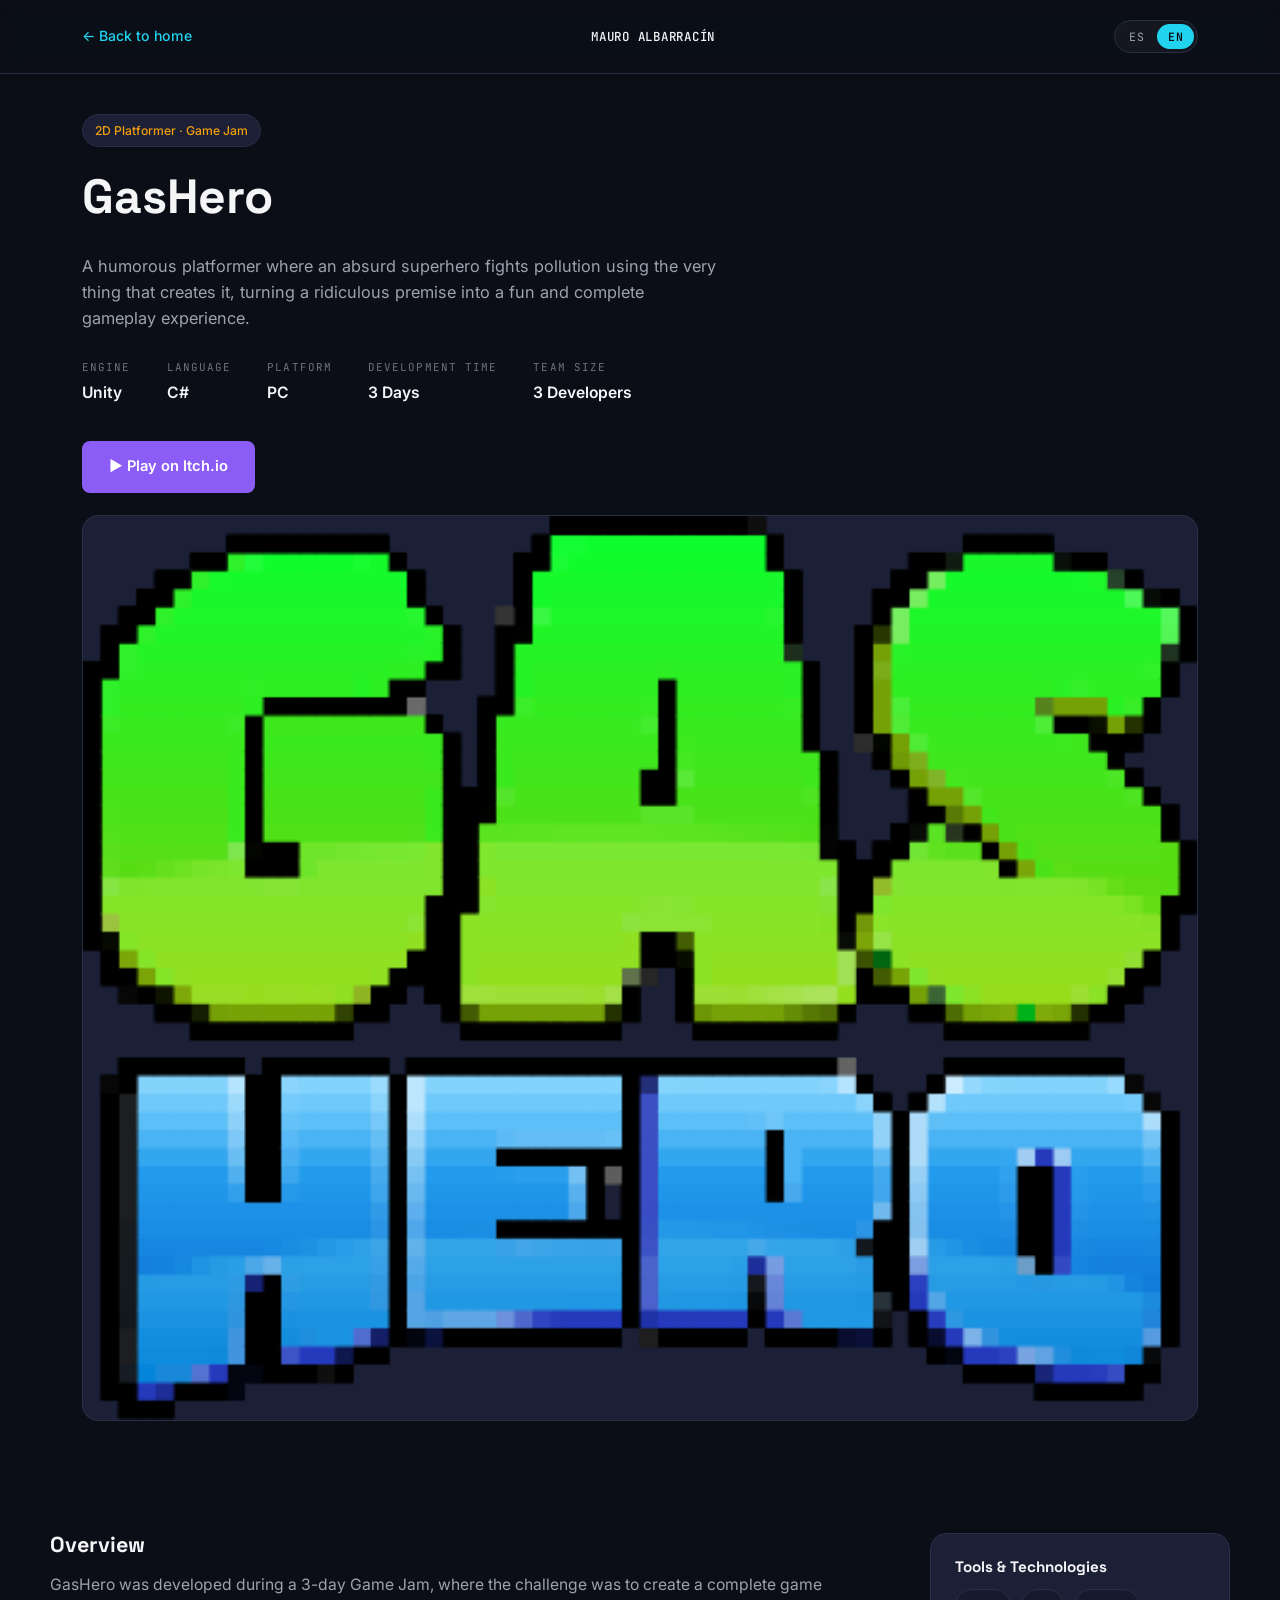
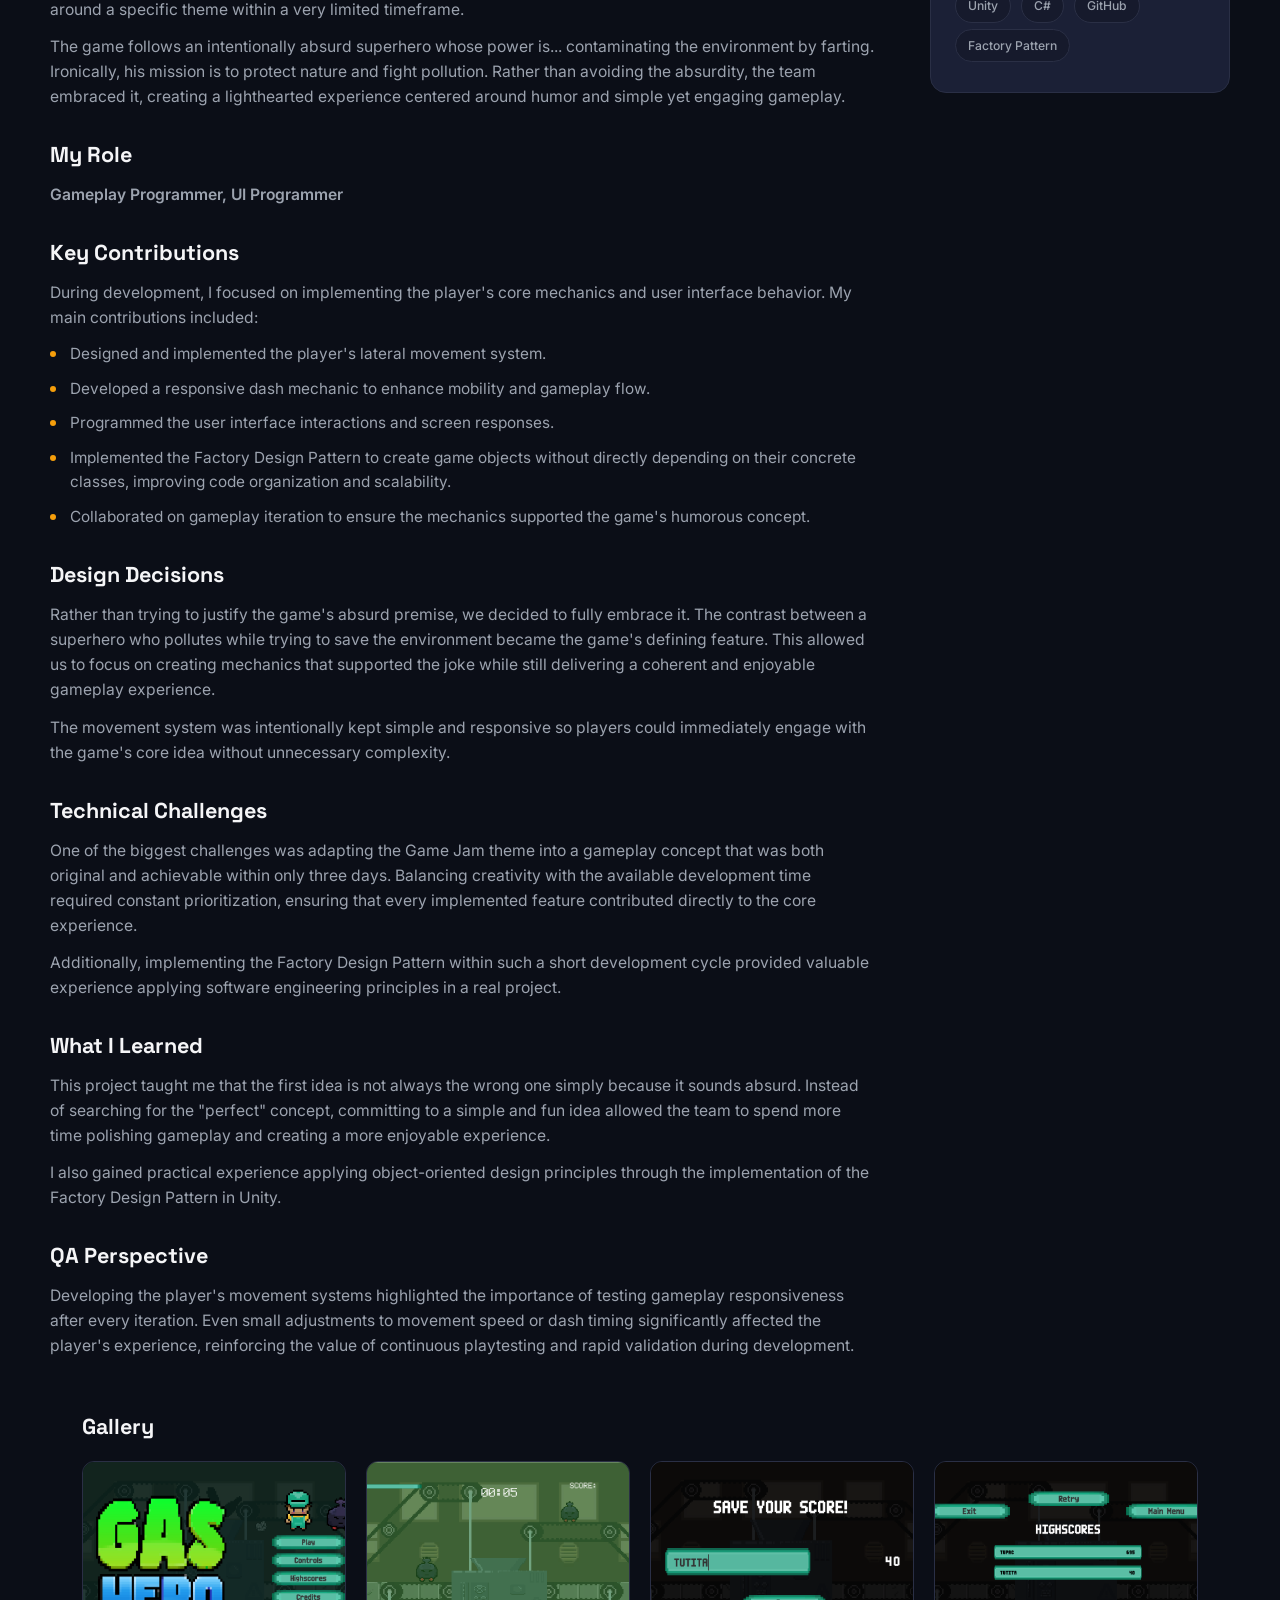
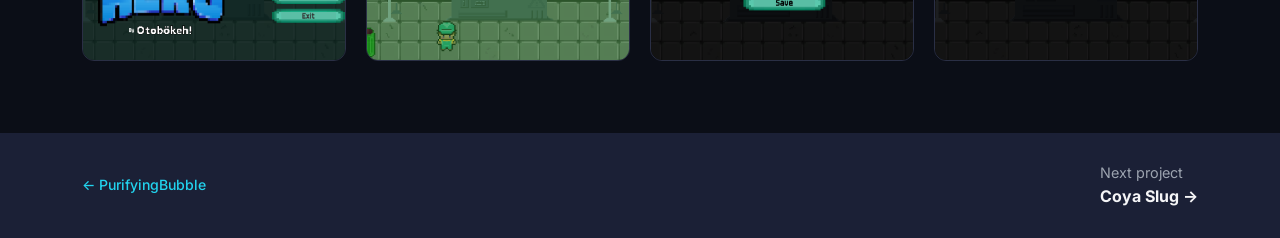
<file: gashero.html>
<!DOCTYPE html>
<html lang="en">
<head>
<meta charset="UTF-8">
<meta name="viewport" content="width=device-width, initial-scale=1.0">
<title>GasHero — Mauro Albarracín</title>
<link rel="stylesheet" href="styles.css">
</head>
<body style="--accent-color:#f59e0b">

<nav class="site-nav">
  <div class="wrap">
    <a href="index.html" class="back-link" data-i18n="common.backHome">← Back to home</a>
    <span class="brand" style="font-size:0.78rem;">MAURO ALBARRACÍN</span>
    <div class="lang-switch" role="group" aria-label="Language selector">
      <button type="button" class="lang-btn" data-lang="es">ES</button>
      <button type="button" class="lang-btn" data-lang="en">EN</button>
    </div>
  </div>
</nav>

<header class="project-header">
  <div class="wrap">
    <span class="pill" data-i18n="gashero.tag">2D Platformer · Game Jam</span>
    <h1>GasHero</h1>
    <p style="color:var(--muted); font-size:1.02rem; max-width:640px; margin-bottom:28px;" data-i18n="gashero.intro">A humorous platformer where an absurd superhero fights pollution using the very thing that creates it, turning a ridiculous premise into a fun and complete gameplay experience.</p>
    <div class="info-strip">
      <div class="info-cell"><div class="k" data-i18n="common.engine">Engine</div><div class="v">Unity</div></div>
      <div class="info-cell"><div class="k" data-i18n="common.language">Language</div><div class="v">C#</div></div>
      <div class="info-cell"><div class="k" data-i18n="common.platform">Platform</div><div class="v">PC</div></div>
      <div class="info-cell"><div class="k" data-i18n="common.devTime">Development Time</div><div class="v" data-i18n="gashero.devTime">3 Days</div></div>
      <div class="info-cell"><div class="k" data-i18n="common.teamSize">Team Size</div><div class="v" data-i18n="gashero.teamSize">3 Developers</div></div>
    </div>
    <p class="play-link"><a class="btn btn-primary" href="https://pandarkz.itch.io/gas-hero" target="_blank" rel="noopener" data-i18n="common.playItch">▶ Play on Itch.io</a></p>
    <div class="banner"><img src="images/GasHero_Logo.png" alt="GasHero title screen"></div>
  </div>
</header>

<div class="wrap project-body">
  <div>
    <div class="content-block">
      <h2 data-i18n="common.overview">Overview</h2>
      <p data-i18n="gashero.overview.p1">GasHero was developed during a 3-day Game Jam, where the challenge was to create a complete game around a specific theme within a very limited timeframe.</p>
      <p data-i18n="gashero.overview.p2">The game follows an intentionally absurd superhero whose power is... contaminating the environment by farting. Ironically, his mission is to protect nature and fight pollution. Rather than avoiding the absurdity, the team embraced it, creating a lighthearted experience centered around humor and simple yet engaging gameplay.</p>
    </div>

    <div class="content-block">
      <h2 data-i18n="common.myRole">My Role</h2>
      <p class="role-line" data-i18n="gashero.role">Gameplay Programmer, UI Programmer</p>
    </div>

    <div class="content-block">
      <h2 data-i18n="common.keyContributions">Key Contributions</h2>
      <p data-i18n="gashero.contrib.intro">During development, I focused on implementing the player's core mechanics and user interface behavior. My main contributions included:</p>
      <ul class="contrib-list">
        <li data-i18n="gashero.contrib.i1">Designed and implemented the player's lateral movement system.</li>
        <li data-i18n="gashero.contrib.i2">Developed a responsive dash mechanic to enhance mobility and gameplay flow.</li>
        <li data-i18n="gashero.contrib.i3">Programmed the user interface interactions and screen responses.</li>
        <li data-i18n="gashero.contrib.i4">Implemented the Factory Design Pattern to create game objects without directly depending on their concrete classes, improving code organization and scalability.</li>
        <li data-i18n="gashero.contrib.i5">Collaborated on gameplay iteration to ensure the mechanics supported the game's humorous concept.</li>
      </ul>
    </div>

    <div class="content-block">
      <h2 data-i18n="common.designDecisions">Design Decisions</h2>
      <p data-i18n="gashero.design.p1">Rather than trying to justify the game's absurd premise, we decided to fully embrace it. The contrast between a superhero who pollutes while trying to save the environment became the game's defining feature. This allowed us to focus on creating mechanics that supported the joke while still delivering a coherent and enjoyable gameplay experience.</p>
      <p data-i18n="gashero.design.p2">The movement system was intentionally kept simple and responsive so players could immediately engage with the game's core idea without unnecessary complexity.</p>
    </div>

    <div class="content-block">
      <h2 data-i18n="common.techChallenges">Technical Challenges</h2>
      <p data-i18n="gashero.challenges.p1">One of the biggest challenges was adapting the Game Jam theme into a gameplay concept that was both original and achievable within only three days. Balancing creativity with the available development time required constant prioritization, ensuring that every implemented feature contributed directly to the core experience.</p>
      <p data-i18n="gashero.challenges.p2">Additionally, implementing the Factory Design Pattern within such a short development cycle provided valuable experience applying software engineering principles in a real project.</p>
    </div>

    <div class="content-block">
      <h2 data-i18n="common.whatLearned">What I Learned</h2>
      <p data-i18n="gashero.learned.p1">This project taught me that the first idea is not always the wrong one simply because it sounds absurd. Instead of searching for the "perfect" concept, committing to a simple and fun idea allowed the team to spend more time polishing gameplay and creating a more enjoyable experience.</p>
      <p data-i18n="gashero.learned.p2">I also gained practical experience applying object-oriented design principles through the implementation of the Factory Design Pattern in Unity.</p>
    </div>

    <!--<div class="content-block">
      <h2 data-i18n="gashero.reflection.title">Project Reflection</h2>
      <blockquote class="reflection" data-i18n="gashero.reflection.quote">One of the most valuable lessons from this project was learning that execution matters more than perfection. A simple idea, developed with focus and confidence, can become a memorable experience when the team commits to making it fun.</blockquote>
    </div>-->

    <div class="content-block">
      <h2 data-i18n="common.qaPerspective">QA Perspective</h2>
      <p data-i18n="gashero.qa.p1">Developing the player's movement systems highlighted the importance of testing gameplay responsiveness after every iteration. Even small adjustments to movement speed or dash timing significantly affected the player's experience, reinforcing the value of continuous playtesting and rapid validation during development.</p>
    </div>
  </div>

  <aside class="sidebar-card">
    <h3 data-i18n="common.toolsTech">Tools &amp; Technologies</h3>
    <div>
      <span class="pill">Unity</span>
      <span class="pill">C#</span>
      <span class="pill">GitHub</span>
      <span class="pill">Factory Pattern</span>
    </div>
  </aside>
</div>

<section class="gallery wrap">
  <h2 data-i18n="common.gallery">Gallery</h2>
  <div class="gallery-grid">
    <img src="images/GasHero_Menu.png" alt="GasHero menu screen" loading="lazy">
    <img src="images/GasHero_Game.png" alt="GasHero gameplay screenshot" loading="lazy">
    <img src="images/GasHero_Score.png" alt="GasHero score screen" loading="lazy">
    <img src="images/GasHero_HighScore.png" alt="GasHero high score screen" loading="lazy">
  </div>
</section>

<nav class="project-footer-nav">
  <div class="wrap">
    <a href="purifyingbubble.html" class="back-link">← PurifyingBubble</a>
    <a href="coyaslug.html" class="next-project"><span data-i18n="common.nextProject">Next project</span><strong>Coya Slug →</strong></a>
  </div>
</nav>

<script src="i18n.js"></script>
<script src="script.js"></script>
</body>
</html>
</file>
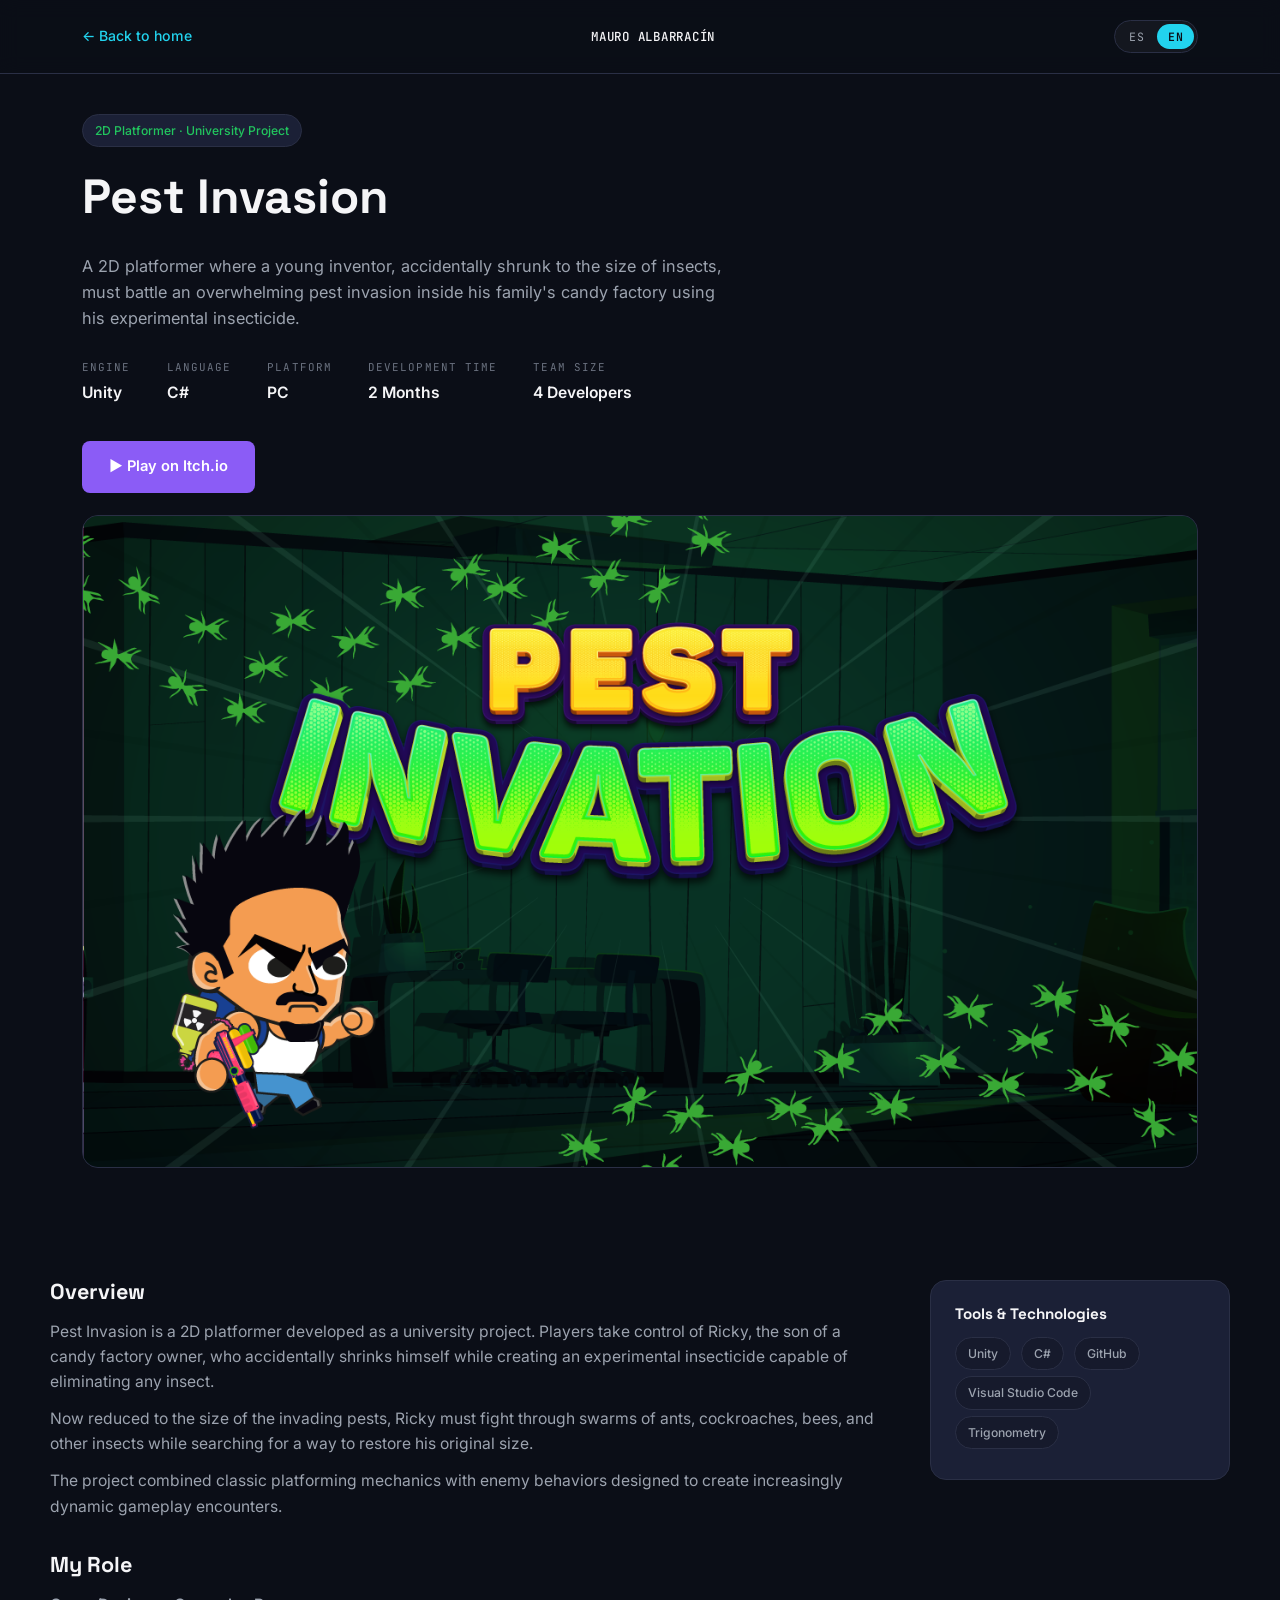
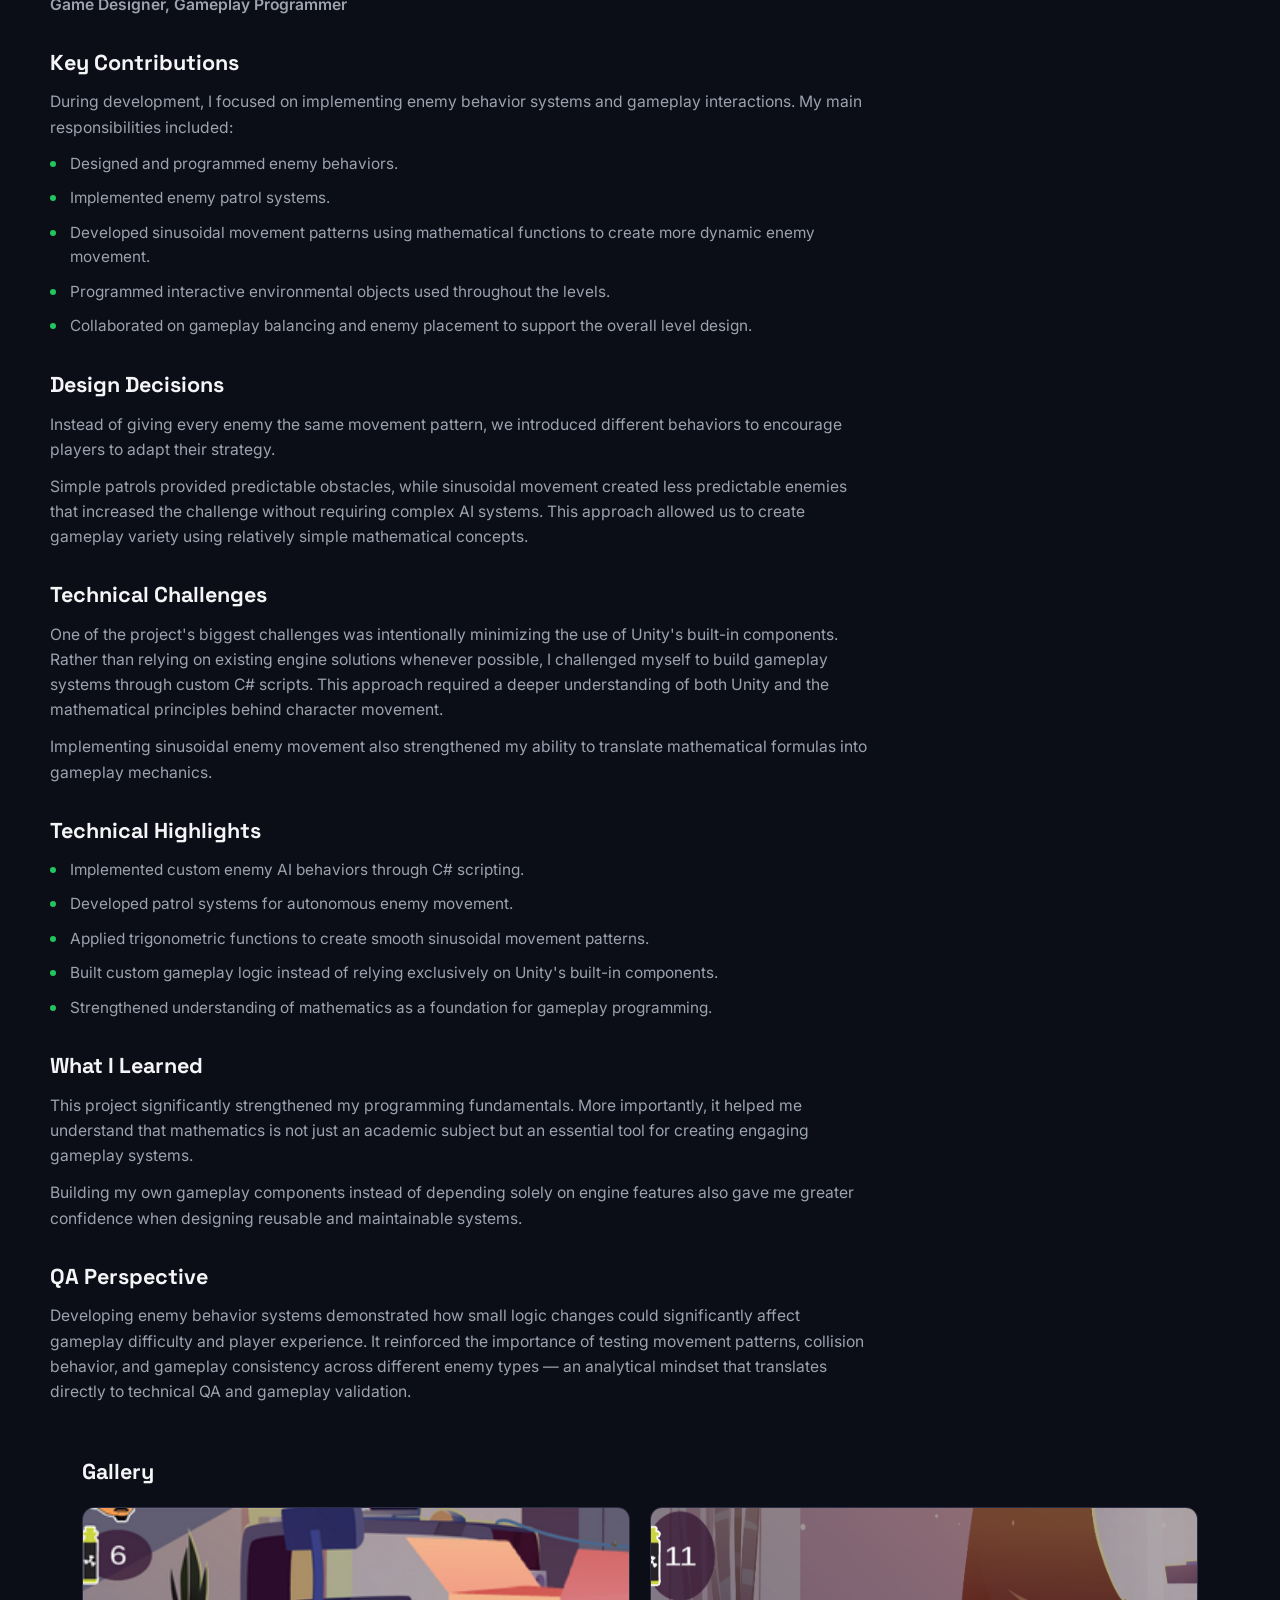
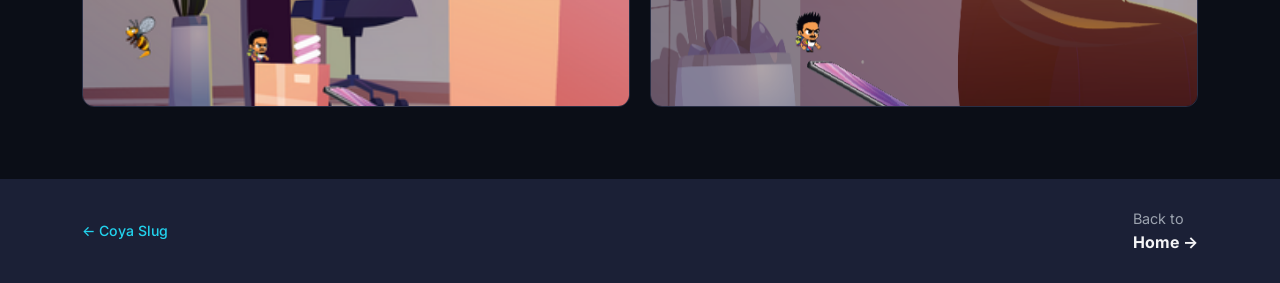
<file: pestinvasion.html>
<!DOCTYPE html>
<html lang="en">
<head>
<meta charset="UTF-8">
<meta name="viewport" content="width=device-width, initial-scale=1.0">
<title>Pest Invasion — Mauro Albarracín</title>
<link rel="stylesheet" href="styles.css">
</head>
<body style="--accent-color:#22c55e">

<nav class="site-nav">
  <div class="wrap">
    <a href="index.html" class="back-link" data-i18n="common.backHome">← Back to home</a>
    <span class="brand" style="font-size:0.78rem;">MAURO ALBARRACÍN</span>
    <div class="lang-switch" role="group" aria-label="Language selector">
      <button type="button" class="lang-btn" data-lang="es">ES</button>
      <button type="button" class="lang-btn" data-lang="en">EN</button>
    </div>
  </div>
</nav>

<header class="project-header">
  <div class="wrap">
    <span class="pill" data-i18n="pestinvasion.tag">2D Platformer · University Project</span>
    <h1>Pest Invasion</h1>
    <p style="color:var(--muted); font-size:1.02rem; max-width:640px; margin-bottom:28px;" data-i18n="pestinvasion.intro">A 2D platformer where a young inventor, accidentally shrunk to the size of insects, must battle an overwhelming pest invasion inside his family's candy factory using his experimental insecticide.</p>
    <div class="info-strip">
      <div class="info-cell"><div class="k" data-i18n="common.engine">Engine</div><div class="v">Unity</div></div>
      <div class="info-cell"><div class="k" data-i18n="common.language">Language</div><div class="v">C#</div></div>
      <div class="info-cell"><div class="k" data-i18n="common.platform">Platform</div><div class="v">PC</div></div>
      <div class="info-cell"><div class="k" data-i18n="common.devTime">Development Time</div><div class="v" data-i18n="pestinvasion.devTime">2 Months</div></div>
      <div class="info-cell"><div class="k" data-i18n="common.teamSize">Team Size</div><div class="v" data-i18n="pestinvasion.teamSize">4 Developers</div></div>
    </div>
    <p class="play-link"><a class="btn btn-primary" href="https://tutita.itch.io/pest-invation" target="_blank" rel="noopener" data-i18n="common.playItch">▶ Play on Itch.io</a></p>
    <div class="banner"><img src="images/Pest_Invation_Portada.png" alt="Pest Invasion title art"></div>
  </div>
</header>

<div class="wrap project-body">
  <div>
    <div class="content-block">
      <h2 data-i18n="common.overview">Overview</h2>
      <p data-i18n="pestinvasion.overview.p1">Pest Invasion is a 2D platformer developed as a university project. Players take control of Ricky, the son of a candy factory owner, who accidentally shrinks himself while creating an experimental insecticide capable of eliminating any insect.</p>
      <p data-i18n="pestinvasion.overview.p2">Now reduced to the size of the invading pests, Ricky must fight through swarms of ants, cockroaches, bees, and other insects while searching for a way to restore his original size.</p>
      <p data-i18n="pestinvasion.overview.p3">The project combined classic platforming mechanics with enemy behaviors designed to create increasingly dynamic gameplay encounters.</p>
    </div>

    <div class="content-block">
      <h2 data-i18n="common.myRole">My Role</h2>
      <p class="role-line" data-i18n="pestinvasion.role">Game Designer, Gameplay Programmer</p>
    </div>

    <div class="content-block">
      <h2 data-i18n="common.keyContributions">Key Contributions</h2>
      <p data-i18n="pestinvasion.contrib.intro">During development, I focused on implementing enemy behavior systems and gameplay interactions. My main responsibilities included:</p>
      <ul class="contrib-list">
        <li data-i18n="pestinvasion.contrib.i1">Designed and programmed enemy behaviors.</li>
        <li data-i18n="pestinvasion.contrib.i2">Implemented enemy patrol systems.</li>
        <li data-i18n="pestinvasion.contrib.i3">Developed sinusoidal movement patterns using mathematical functions to create more dynamic enemy movement.</li>
        <li data-i18n="pestinvasion.contrib.i4">Programmed interactive environmental objects used throughout the levels.</li>
        <li data-i18n="pestinvasion.contrib.i5">Collaborated on gameplay balancing and enemy placement to support the overall level design.</li>
      </ul>
    </div>

    <div class="content-block">
      <h2 data-i18n="common.designDecisions">Design Decisions</h2>
      <p data-i18n="pestinvasion.design.p1">Instead of giving every enemy the same movement pattern, we introduced different behaviors to encourage players to adapt their strategy.</p>
      <p data-i18n="pestinvasion.design.p2">Simple patrols provided predictable obstacles, while sinusoidal movement created less predictable enemies that increased the challenge without requiring complex AI systems. This approach allowed us to create gameplay variety using relatively simple mathematical concepts.</p>
    </div>

    <div class="content-block">
      <h2 data-i18n="common.techChallenges">Technical Challenges</h2>
      <p data-i18n="pestinvasion.challenges.p1">One of the project's biggest challenges was intentionally minimizing the use of Unity's built-in components. Rather than relying on existing engine solutions whenever possible, I challenged myself to build gameplay systems through custom C# scripts. This approach required a deeper understanding of both Unity and the mathematical principles behind character movement.</p>
      <p data-i18n="pestinvasion.challenges.p2">Implementing sinusoidal enemy movement also strengthened my ability to translate mathematical formulas into gameplay mechanics.</p>
    </div>

    <div class="content-block">
      <h2 data-i18n="pestinvasion.highlights.title">Technical Highlights</h2>
      <ul class="contrib-list">
        <li data-i18n="pestinvasion.highlights.i1">Implemented custom enemy AI behaviors through C# scripting.</li>
        <li data-i18n="pestinvasion.highlights.i2">Developed patrol systems for autonomous enemy movement.</li>
        <li data-i18n="pestinvasion.highlights.i3">Applied trigonometric functions to create smooth sinusoidal movement patterns.</li>
        <li data-i18n="pestinvasion.highlights.i4">Built custom gameplay logic instead of relying exclusively on Unity's built-in components.</li>
        <li data-i18n="pestinvasion.highlights.i5">Strengthened understanding of mathematics as a foundation for gameplay programming.</li>
      </ul>
    </div>

    <div class="content-block">
      <h2 data-i18n="common.whatLearned">What I Learned</h2>
      <p data-i18n="pestinvasion.learned.p1">This project significantly strengthened my programming fundamentals. More importantly, it helped me understand that mathematics is not just an academic subject but an essential tool for creating engaging gameplay systems.</p>
      <p data-i18n="pestinvasion.learned.p2">Building my own gameplay components instead of depending solely on engine features also gave me greater confidence when designing reusable and maintainable systems.</p>
    </div>

    <!--<div class="content-block">
      <h2 data-i18n="pestinvasion.reflection.title">Project Reflection</h2>
      <blockquote class="reflection" data-i18n="pestinvasion.reflection.quote">This project changed the way I approached gameplay programming. Instead of asking what Unity could do for me, I started asking how I could build the system myself. That shift in mindset helped me better understand both programming and game mechanics.</blockquote>
    </div>-->

    <div class="content-block">
      <h2 data-i18n="common.qaPerspective">QA Perspective</h2>
      <p data-i18n="pestinvasion.qa.p1">Developing enemy behavior systems demonstrated how small logic changes could significantly affect gameplay difficulty and player experience. It reinforced the importance of testing movement patterns, collision behavior, and gameplay consistency across different enemy types — an analytical mindset that translates directly to technical QA and gameplay validation.</p>
    </div>
  </div>

  <aside class="sidebar-card">
    <h3 data-i18n="common.toolsTech">Tools &amp; Technologies</h3>
    <div>
      <span class="pill">Unity</span>
      <span class="pill">C#</span>
      <span class="pill">GitHub</span>
      <span class="pill">Visual Studio Code</span>
      <span class="pill" data-i18n="pestinvasion.pillTrig">Trigonometry</span>
    </div>
  </aside>
</div>

<section class="gallery wrap">
  <h2 data-i18n="common.gallery">Gallery</h2>
  <div class="gallery-grid">
    <img src="images/Pest_Invation_Game.png" alt="Pest Invasion gameplay screenshot" loading="lazy">
    <img src="images/Pest_Invation_Game2.png" alt="Pest Invasion gameplay screenshot 2" loading="lazy">
  </div>
</section>

<nav class="project-footer-nav">
  <div class="wrap">
    <a href="coyaslug.html" class="back-link">← Coya Slug</a>
    <a href="index.html" class="next-project"><span data-i18n="common.backTo">Back to</span><strong data-i18n="common.homeStrong">Home →</strong></a>
  </div>
</nav>

<script src="i18n.js"></script>
<script src="script.js"></script>
</body>
</html>
</file>
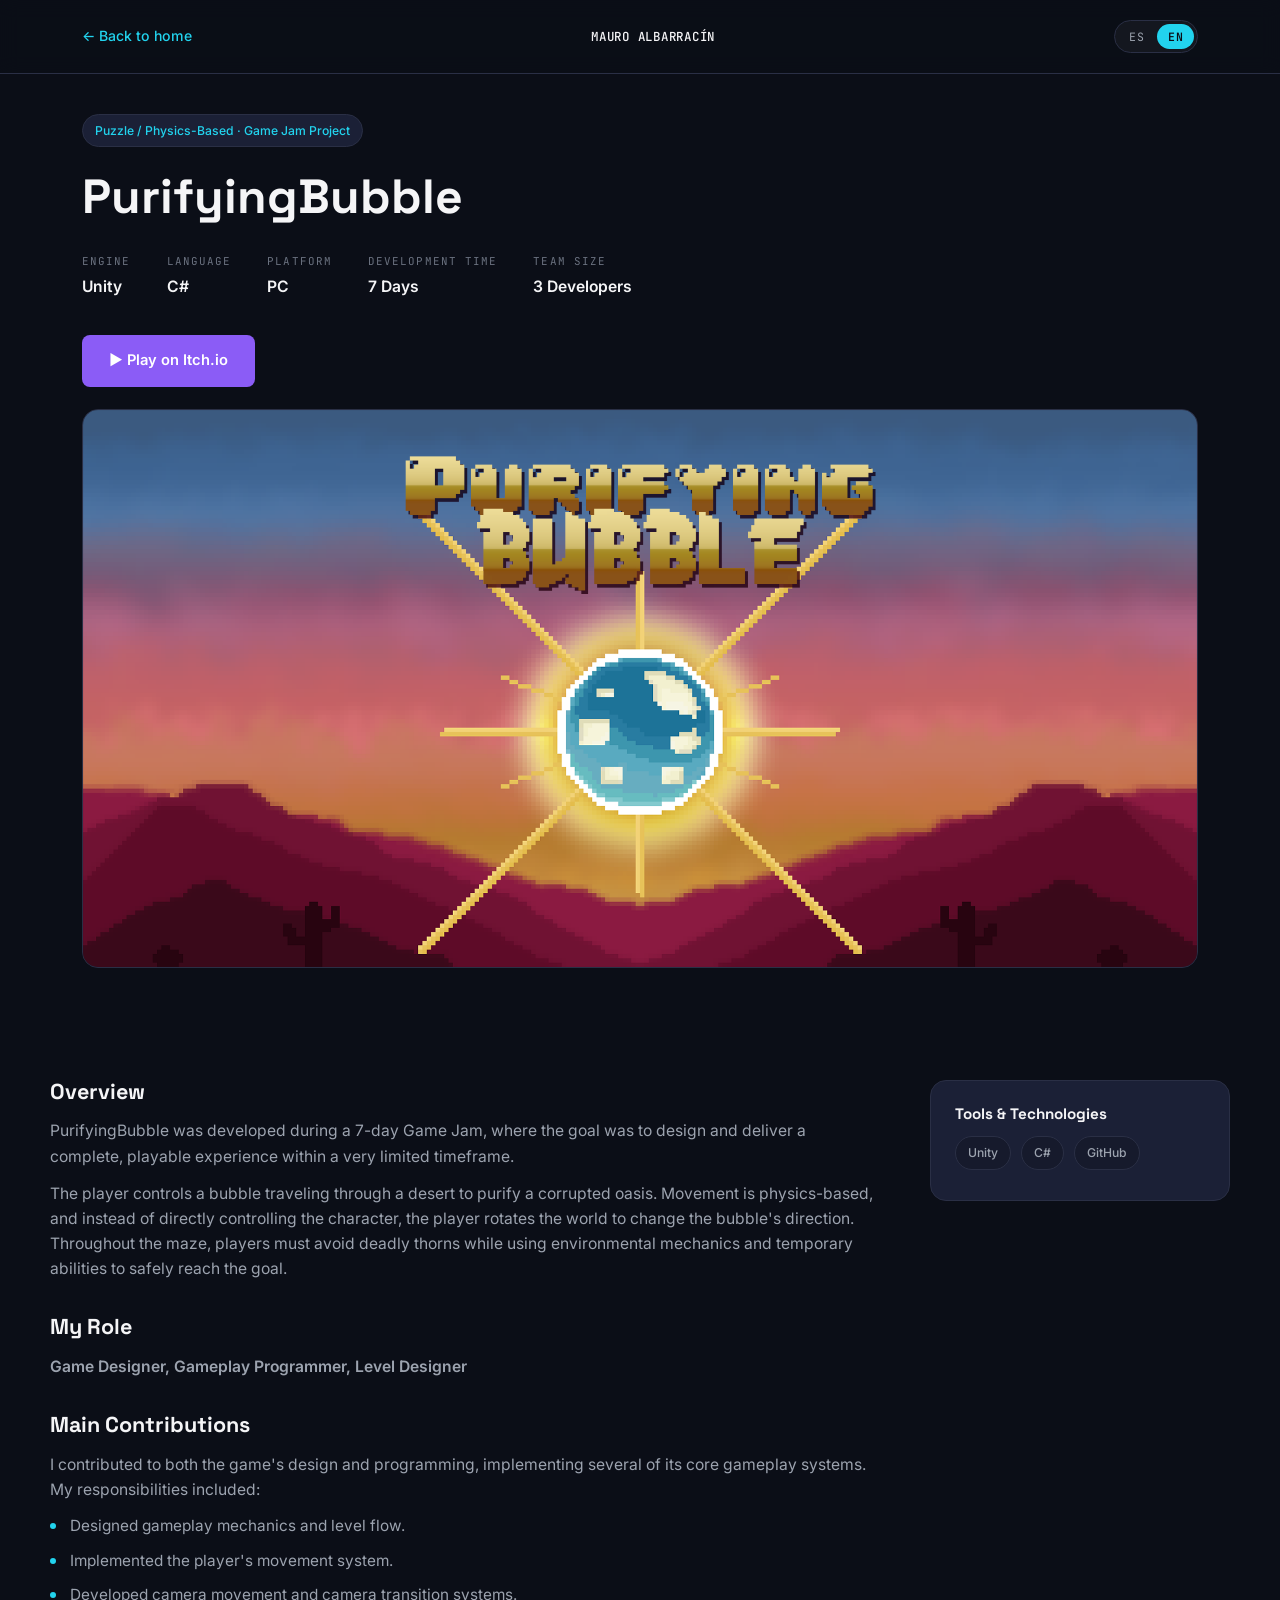
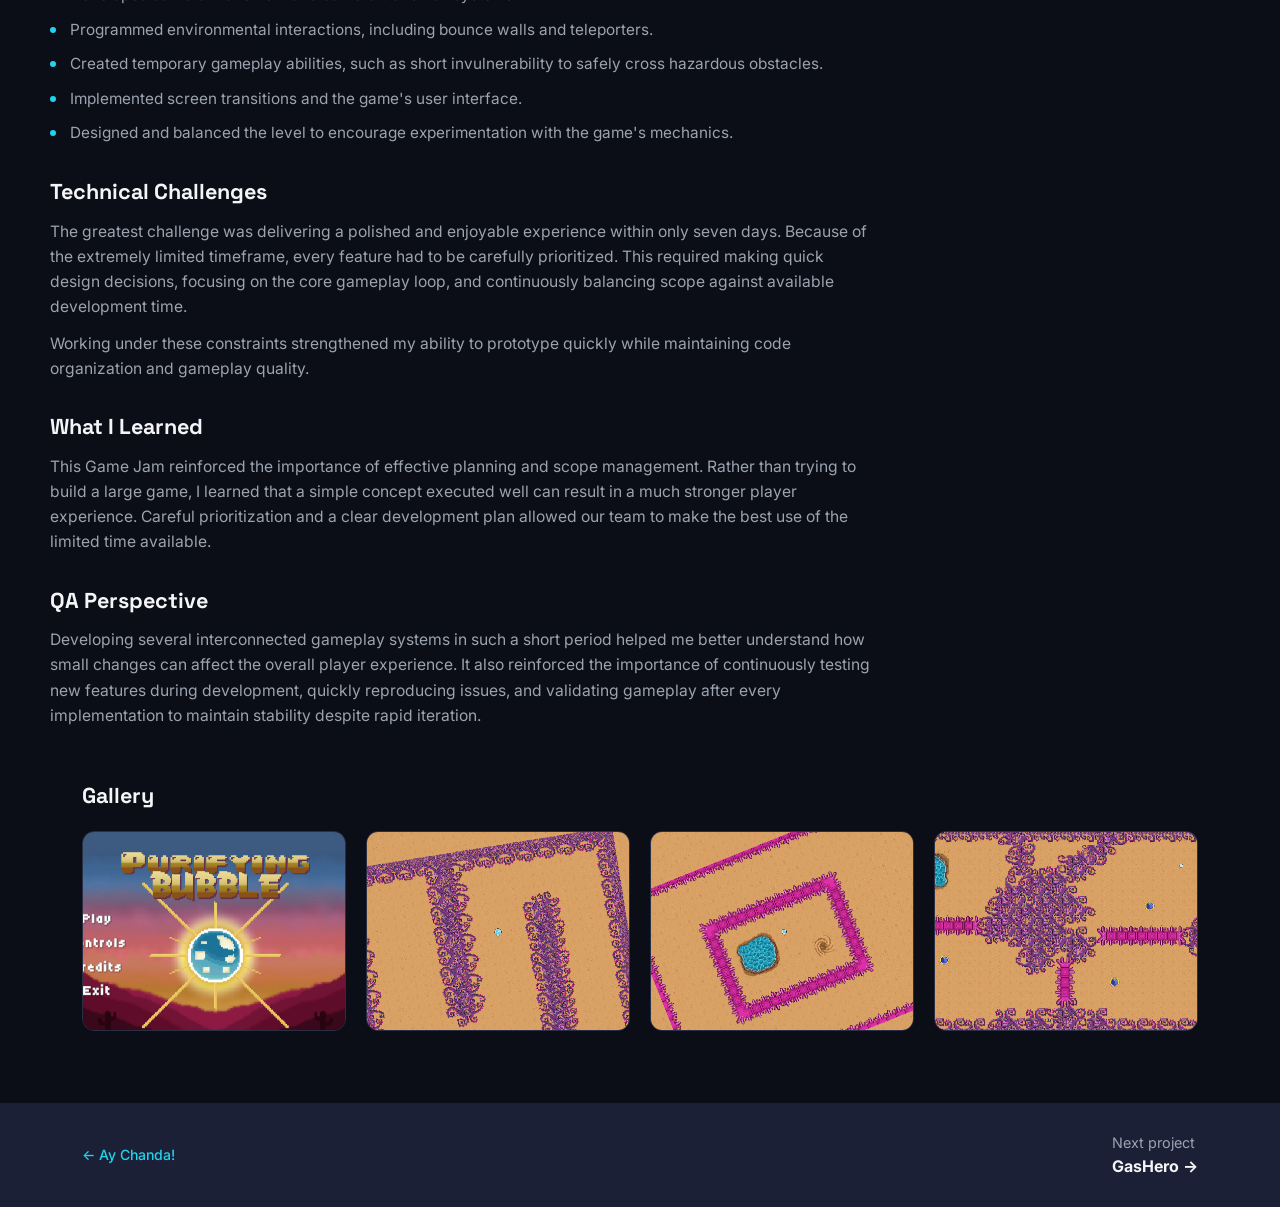
<file: purifyingbubble.html>
<!DOCTYPE html>
<html lang="en">
<head>
<meta charset="UTF-8">
<meta name="viewport" content="width=device-width, initial-scale=1.0">
<title>PurifyingBubble — Mauro Albarracín</title>
<link rel="stylesheet" href="styles.css">
</head>
<body style="--accent-color:#22d3ee">

<nav class="site-nav">
  <div class="wrap">
    <a href="index.html" class="back-link" data-i18n="common.backHome">← Back to home</a>
    <span class="brand" style="font-size:0.78rem;">MAURO ALBARRACÍN</span>
    <div class="lang-switch" role="group" aria-label="Language selector">
      <button type="button" class="lang-btn" data-lang="es">ES</button>
      <button type="button" class="lang-btn" data-lang="en">EN</button>
    </div>
  </div>
</nav>

<header class="project-header">
  <div class="wrap">
    <span class="pill" data-i18n="purifyingbubble.tag">Puzzle / Physics-Based · Game Jam Project</span>
    <h1>PurifyingBubble</h1>
    <div class="info-strip">
      <div class="info-cell"><div class="k" data-i18n="common.engine">Engine</div><div class="v">Unity</div></div>
      <div class="info-cell"><div class="k" data-i18n="common.language">Language</div><div class="v">C#</div></div>
      <div class="info-cell"><div class="k" data-i18n="common.platform">Platform</div><div class="v">PC</div></div>
      <div class="info-cell"><div class="k" data-i18n="common.devTime">Development Time</div><div class="v" data-i18n="purifyingbubble.devTime">7 Days</div></div>
      <div class="info-cell"><div class="k" data-i18n="common.teamSize">Team Size</div><div class="v" data-i18n="purifyingbubble.teamSize">3 Developers</div></div>
    </div>
    <p class="play-link"><a class="btn btn-primary" href="https://tutita.itch.io/purifying-bubble" target="_blank" rel="noopener" data-i18n="common.playItch">▶ Play on Itch.io</a></p>
    <div class="banner"><img src="images/PurifyinBubble_Portada.png" alt="PurifyingBubble title art"></div>
  </div>
</header>

<div class="wrap project-body">
  <div>
    <div class="content-block">
      <h2 data-i18n="common.overview">Overview</h2>
      <p data-i18n="purifyingbubble.overview.p1">PurifyingBubble was developed during a 7-day Game Jam, where the goal was to design and deliver a complete, playable experience within a very limited timeframe.</p>
      <p data-i18n="purifyingbubble.overview.p2">The player controls a bubble traveling through a desert to purify a corrupted oasis. Movement is physics-based, and instead of directly controlling the character, the player rotates the world to change the bubble's direction. Throughout the maze, players must avoid deadly thorns while using environmental mechanics and temporary abilities to safely reach the goal.</p>
    </div>

    <div class="content-block">
      <h2 data-i18n="common.myRole">My Role</h2>
      <p class="role-line" data-i18n="purifyingbubble.role">Game Designer, Gameplay Programmer, Level Designer</p>
    </div>

    <div class="content-block">
      <h2 data-i18n="common.mainContributions">Main Contributions</h2>
      <p data-i18n="purifyingbubble.contrib.intro">I contributed to both the game's design and programming, implementing several of its core gameplay systems. My responsibilities included:</p>
      <ul class="contrib-list">
        <li data-i18n="purifyingbubble.contrib.i1">Designed gameplay mechanics and level flow.</li>
        <li data-i18n="purifyingbubble.contrib.i2">Implemented the player's movement system.</li>
        <li data-i18n="purifyingbubble.contrib.i3">Developed camera movement and camera transition systems.</li>
        <li data-i18n="purifyingbubble.contrib.i4">Programmed environmental interactions, including bounce walls and teleporters.</li>
        <li data-i18n="purifyingbubble.contrib.i5">Created temporary gameplay abilities, such as short invulnerability to safely cross hazardous obstacles.</li>
        <li data-i18n="purifyingbubble.contrib.i6">Implemented screen transitions and the game's user interface.</li>
        <li data-i18n="purifyingbubble.contrib.i7">Designed and balanced the level to encourage experimentation with the game's mechanics.</li>
      </ul>
    </div>

    <div class="content-block">
      <h2 data-i18n="common.techChallenges">Technical Challenges</h2>
      <p data-i18n="purifyingbubble.challenges.p1">The greatest challenge was delivering a polished and enjoyable experience within only seven days. Because of the extremely limited timeframe, every feature had to be carefully prioritized. This required making quick design decisions, focusing on the core gameplay loop, and continuously balancing scope against available development time.</p>
      <p data-i18n="purifyingbubble.challenges.p2">Working under these constraints strengthened my ability to prototype quickly while maintaining code organization and gameplay quality.</p>
    </div>

    <div class="content-block">
      <h2 data-i18n="common.whatLearned">What I Learned</h2>
      <p data-i18n="purifyingbubble.learned.p1">This Game Jam reinforced the importance of effective planning and scope management. Rather than trying to build a large game, I learned that a simple concept executed well can result in a much stronger player experience. Careful prioritization and a clear development plan allowed our team to make the best use of the limited time available.</p>
    </div>

    <div class="content-block">
      <h2 data-i18n="common.qaPerspective">QA Perspective</h2>
      <p data-i18n="purifyingbubble.qa.p1">Developing several interconnected gameplay systems in such a short period helped me better understand how small changes can affect the overall player experience. It also reinforced the importance of continuously testing new features during development, quickly reproducing issues, and validating gameplay after every implementation to maintain stability despite rapid iteration.</p>
    </div>
  </div>

  <aside class="sidebar-card">
    <h3 data-i18n="common.toolsTech">Tools &amp; Technologies</h3>
    <div>
      <span class="pill">Unity</span>
      <span class="pill">C#</span>
      <span class="pill">GitHub</span>
    </div>
  </aside>
</div>

<section class="gallery wrap">
  <h2 data-i18n="common.gallery">Gallery</h2>
  <div class="gallery-grid">
    <img src="images/PurifyinBubble_Menu.png" alt="PurifyingBubble menu screen" loading="lazy">
    <img src="images/PurifyinBubble_Game.png" alt="PurifyingBubble gameplay screenshot" loading="lazy">
    <img src="images/PurifyinBubble_Game2.png" alt="PurifyingBubble gameplay screenshot 2" loading="lazy">
    <img src="images/PurifyinBubble_Game3.png" alt="PurifyingBubble gameplay screenshot 3" loading="lazy">
  </div>
</section>

<nav class="project-footer-nav">
  <div class="wrap">
    <a href="ay-chanda.html" class="back-link">← Ay Chanda!</a>
    <a href="gashero.html" class="next-project"><span data-i18n="common.nextProject">Next project</span><strong>GasHero →</strong></a>
  </div>
</nav>

<script src="i18n.js"></script>
<script src="script.js"></script>
</body>
</html>
</file>
<file: styles.css>
/* ============================================================
   Mauro Albarracín — QA Tester & Game Developer Portfolio
   ============================================================ */

@import url('https://fonts.googleapis.com/css2?family=Space+Grotesk:wght@500;600;700&family=Inter:wght@400;500;600;700&family=JetBrains+Mono:wght@400;500&display=swap');

:root {
  --bg: #0b0e17;
  --card: #161a2c;
  --card-alt: #1b2036;
  --accent: #8b5cf6;
  --accent-dim: #6d4fd1;
  --accent2: #22d3ee;
  --orange: #f59e0b;
  --pink: #ec4899;
  --green: #22c55e;
  --text: #f5f5f7;
  --muted: #9ca3af;
  --muted-dim: #6b7280;
  --border: #2a2f45;

  --font-display: 'Space Grotesk', sans-serif;
  --font-body: 'Inter', sans-serif;
  --font-mono: 'JetBrains Mono', monospace;

  --max-width: 1180px;
}

* { box-sizing: border-box; }

html { scroll-behavior: smooth; }

body {
  margin: 0;
  background: var(--bg);
  color: var(--text);
  font-family: var(--font-body);
  line-height: 1.6;
  -webkit-font-smoothing: antialiased;
}

img { max-width: 100%; display: block; }

a { color: inherit; text-decoration: none; }

.wrap {
  max-width: var(--max-width);
  margin: 0 auto;
  padding: 0 32px;
}

h1, h2, h3 {
  font-family: var(--font-display);
  font-weight: 700;
  line-height: 1.15;
  margin: 0;
}

p { margin: 0; }

.eyebrow {
  font-family: var(--font-mono);
  font-size: 0.78rem;
  letter-spacing: 0.14em;
  text-transform: uppercase;
  color: var(--accent2);
}

/* ---------- Focus visibility ---------- */
a:focus-visible,
button:focus-visible {
  outline: 2px solid var(--accent2);
  outline-offset: 3px;
  border-radius: 4px;
}

@media (prefers-reduced-motion: reduce) {
  html { scroll-behavior: auto; }
  * { animation-duration: 0.001ms !important; animation-iteration-count: 1 !important; transition-duration: 0.001ms !important; }
}

/* ---------- Nav ---------- */
.site-nav {
  position: sticky;
  top: 0;
  z-index: 50;
  background: rgba(11, 14, 23, 0.86);
  backdrop-filter: blur(10px);
  border-bottom: 1px solid var(--border);
}
.site-nav .wrap {
  display: flex;
  align-items: center;
  justify-content: space-between;
  padding-top: 20px;
  padding-bottom: 20px;
}
.brand {
  font-family: var(--font-mono);
  font-weight: 500;
  font-size: 0.85rem;
  letter-spacing: 0.06em;
  color: var(--text);
}
.brand span { color: var(--accent2); }
.nav-links {
  display: flex;
  gap: 32px;
  list-style: none;
  margin: 0;
  padding: 0;
}
.nav-links a {
  font-size: 0.92rem;
  color: var(--muted);
  transition: color 0.15s ease;
}
.nav-links a:hover { color: var(--text); }
.nav-toggle { display: none; }

@media (max-width: 720px) {
  .nav-links { display: none; }
}

/* ---------- Language switch ---------- */
.lang-switch {
  display: flex;
  gap: 2px;
  background: rgba(255, 255, 255, 0.04);
  border: 1px solid var(--border);
  border-radius: 999px;
  padding: 3px;
  flex-shrink: 0;
}
.lang-btn {
  font-family: var(--font-mono);
  font-size: 0.72rem;
  letter-spacing: 0.04em;
  padding: 5px 11px;
  border-radius: 999px;
  color: var(--muted);
  background: transparent;
  border: none;
  cursor: pointer;
  transition: background 0.15s ease, color 0.15s ease;
}
.lang-btn:hover { color: var(--text); }
.lang-btn.is-active {
  background: var(--accent2);
  color: var(--bg);
  font-weight: 600;
}

/* ---------- Buttons ---------- */
.btn {
  display: inline-flex;
  align-items: center;
  gap: 8px;
  padding: 13px 26px;
  border-radius: 8px;
  font-family: var(--font-body);
  font-weight: 600;
  font-size: 0.92rem;
  border: 1px solid transparent;
  cursor: pointer;
  transition: transform 0.15s ease, background 0.15s ease, border-color 0.15s ease;
}
.btn:hover { transform: translateY(-1px); }
.btn-primary { background: var(--accent); color: #fff; }
.btn-primary:hover { background: #9c6bf8; }
.btn-ghost { background: transparent; color: var(--text); border-color: var(--border); }
.btn-ghost:hover { border-color: var(--accent2); }

/* ---------- Hero (home) ---------- */
.hero {
  padding: 96px 0 72px;
  border-bottom: 1px solid var(--border);
}
.hero h1 {
  font-size: clamp(2.4rem, 5vw, 3.4rem);
  margin: 18px 0 20px;
}
.hero .cursor {
  display: inline-block;
  width: 0.5ch;
  background: var(--accent2);
  margin-left: 4px;
  animation: blink 1s step-end infinite;
}
@keyframes blink { 50% { opacity: 0; } }

.hero p.lead {
  max-width: 620px;
  color: var(--muted);
  font-size: 1.08rem;
  margin-bottom: 32px;
}
.hero .actions { display: flex; gap: 16px; flex-wrap: wrap; }

/* ---------- Section heading ---------- */
.section { padding: 72px 0; border-bottom: 1px solid var(--border); }
.section:last-of-type { border-bottom: none; }
.section h2 {
  font-size: 1.8rem;
  margin-bottom: 36px;
}

/* ---------- Project cards (home grid) ---------- */
.project-grid {
  display: grid;
  grid-template-columns: repeat(3, 1fr);
  gap: 24px;
}
@media (max-width: 980px) {
  .project-grid { grid-template-columns: repeat(2, 1fr); }
}
@media (max-width: 640px) {
  .project-grid { grid-template-columns: 1fr; }
}

.project-card {
  background: var(--card);
  border-radius: 16px;
  overflow: hidden;
  border: 1px solid var(--border);
  display: flex;
  flex-direction: column;
  transition: transform 0.2s ease, border-color 0.2s ease;
}
.project-card:hover { transform: translateY(-4px); border-color: var(--accent-color, var(--accent)); }
.project-card .thumb {
  aspect-ratio: 16/10;
  overflow: hidden;
  background: var(--card-alt);
}
.project-card .thumb img { width: 100%; height: 100%; object-fit: cover; }
.project-card .body { padding: 22px 22px 26px; display: flex; flex-direction: column; gap: 10px; flex: 1; }
.tag-row { display: flex; gap: 8px; flex-wrap: wrap; }
.pill {
  display: inline-flex;
  align-items: center;
  padding: 6px 12px;
  border-radius: 999px;
  font-size: 0.76rem;
  font-weight: 500;
  background: var(--card-alt);
  color: var(--muted);
  border: 1px solid var(--border);
  white-space: nowrap;
}
.project-card h3 { font-size: 1.18rem; }
.project-card .desc { color: var(--muted); font-size: 0.9rem; flex: 1; }
.project-card .role { font-size: 0.8rem; font-weight: 600; }
.project-card .go {
  font-size: 0.82rem;
  font-weight: 600;
  color: var(--accent2);
  margin-top: 4px;
}

/* ---------- Skills ---------- */
.skill-group { margin-bottom: 28px; }
.skill-group:last-child { margin-bottom: 0; }
.skill-group h4 {
  font-family: var(--font-mono);
  font-size: 0.78rem;
  letter-spacing: 0.1em;
  color: var(--accent2);
  margin: 0 0 12px;
  text-transform: uppercase;
}
.skill-pills { display: flex; flex-wrap: wrap; gap: 10px; }
.skill-pills .pill { background: var(--card); border-color: var(--border); color: var(--text); }

/* ---------- About ---------- */
.about {
  background: var(--card-alt);
  padding: 72px 0;
}
.about .wrap {
  display: grid;
  grid-template-columns: 1.6fr 1fr;
  gap: 60px;
}
@media (max-width: 800px) {
  .about .wrap { grid-template-columns: 1fr; }
}
.about h2 { font-size: 1.8rem; margin-bottom: 18px; }
.about p { color: var(--muted); margin-bottom: 14px; font-size: 0.98rem; }
.stat-list { display: flex; flex-direction: column; gap: 22px; }
.stat-list .stat .num { font-family: var(--font-display); font-size: 1.7rem; color: var(--accent2); font-weight: 700; }
.stat-list .stat .label { color: var(--muted); font-size: 0.85rem; }

/* ---------- Footer ---------- */
footer.site-footer {
  padding: 36px 0;
  display: flex;
  align-items: center;
  justify-content: space-between;
  flex-wrap: wrap;
  gap: 12px;
}
footer.site-footer .copyright { color: var(--muted); font-size: 0.85rem; }
.social-links { display: flex; gap: 22px; }
.social-links a { font-size: 0.88rem; font-weight: 500; color: var(--text); }
.social-links a:hover { color: var(--accent2); }

/* ============================================================
   Project detail pages
   ============================================================ */
.back-link {
  font-size: 0.88rem;
  font-weight: 500;
  color: var(--accent2);
  display: inline-flex;
  align-items: center;
  gap: 6px;
}

.project-header { padding: 40px 0 56px; }
.project-header .pill { color: var(--accent-color, var(--accent2)); margin-bottom: 22px; }
.project-header h1 { font-size: clamp(2.1rem, 4.5vw, 3rem); margin-bottom: 28px; }

.info-strip {
  display: flex;
  flex-wrap: wrap;
  gap: 36px;
  margin-bottom: 36px;
}
.info-cell .k {
  font-family: var(--font-mono);
  font-size: 0.68rem;
  letter-spacing: 0.1em;
  text-transform: uppercase;
  color: var(--muted-dim);
  margin-bottom: 4px;
}
.info-cell .v { font-weight: 600; font-size: 0.98rem; }

.banner {
  border-radius: 16px;
  overflow: hidden;
  border: 1px solid var(--border);
  background: var(--card-alt);
}
.banner img { width: 100%; height: auto; object-fit: cover; }

.project-body {
  display: grid;
  grid-template-columns: 1fr 300px;
  gap: 56px;
  padding: 56px 0;
}
@media (max-width: 900px) {
  .project-body { grid-template-columns: 1fr; }
}
.content-block { margin-bottom: 34px; }
.content-block:last-child { margin-bottom: 0; }
.content-block h2 { font-size: 1.35rem; margin-bottom: 14px; }
.content-block p { color: var(--muted); font-size: 0.98rem; margin-bottom: 12px; }
.content-block p:last-child { margin-bottom: 0; }
.role-line { color: var(--accent-color, var(--accent2)); font-weight: 600; font-size: 1rem; }

ul.contrib-list { list-style: none; margin: 0; padding: 0; display: flex; flex-direction: column; gap: 10px; }
ul.contrib-list li {
  position: relative;
  padding-left: 20px;
  color: var(--muted);
  font-size: 0.96rem;
}
ul.contrib-list li::before {
  content: '';
  position: absolute;
  left: 0;
  top: 9px;
  width: 6px;
  height: 6px;
  border-radius: 50%;
  background: var(--accent-color, var(--accent));
}

blockquote.reflection {
  border-left: 3px solid var(--accent-color, var(--accent));
  padding: 4px 0 4px 20px;
  color: var(--text);
  font-style: italic;
  font-size: 1rem;
  margin: 0;
}

.sidebar-card {
  background: var(--card-alt);
  border: 1px solid var(--border);
  border-radius: 16px;
  padding: 24px;
  align-self: start;
  position: sticky;
  top: 96px;
}
.sidebar-card h3 { font-size: 0.95rem; margin-bottom: 14px; }
.sidebar-card .pill { background: var(--card); margin: 0 6px 6px 0; }

.gallery { padding-bottom: 72px; }
.gallery h2 { font-size: 1.35rem; margin-bottom: 22px; }
.gallery-grid {
  display: grid;
  grid-template-columns: repeat(auto-fit, minmax(220px, 1fr));
  gap: 20px;
}
.gallery-grid img {
  border-radius: 12px;
  border: 1px solid var(--border);
  width: 100%;
  height: 200px;
  object-fit: cover;
  cursor: zoom-in;
  transition: border-color 0.2s ease, opacity 0.2s ease;
}
.gallery-grid img:hover {
  border-color: var(--accent-color, var(--accent2));
  opacity: 0.92;
}

/* ---------- Lightbox carousel ---------- */
.lightbox {
    position: fixed;
    inset: 0;
    z-index: 200;
    background: rgba(6, 8, 14, 0.94);
    display: none;
    align-items: center;
    /*justify-content: center;*/
    opacity: 0;
    transition: opacity 0.2s ease;
}
.lightbox.is-open { display: flex; opacity: 1; }

.lightbox-stage {
  position: relative;
  width: 100%;
  height: 100%;
  display: flex;
  align-items: center;
  /*justify-content: center;*/
  overflow: hidden;
}

.lightbox-track {
  display: flex;
  align-items: center;
  will-change: transform;
  transition: transform 0.35s cubic-bezier(0.4, 0, 0.2, 1);
}

.lightbox-slide {
  flex: 0 0 auto;
  width: min(78vw, 920px);
  height: 76vh;
  margin: 0 18px;
  display: flex;
  align-items: center;
  /*justify-content: center;*/
  opacity: 0.35;
  transition: opacity 0.35s ease;
  cursor: pointer;
}
.lightbox-slide.is-active {
  opacity: 1;
  cursor: default;
}
.lightbox-slide img {
  width: 100%;
  height: 100%;
  object-fit: contain;
  border-radius: 12px;
  border: 1px solid var(--border);
  box-shadow: 0 20px 60px rgba(0, 0, 0, 0.45);
}

.lightbox-close,
.lightbox-prev,
.lightbox-next {
  position: absolute;
  background: rgba(22, 26, 44, 0.85);
  border: 1px solid var(--border);
  color: var(--text);
  cursor: pointer;
  display: flex;
  align-items: center;
  /*justify-content: center;*/
  transition: background 0.15s ease, border-color 0.15s ease;
  z-index: 5;
}
.lightbox-close:hover,
.lightbox-prev:hover,
.lightbox-next:hover {
  border-color: var(--accent2);
  background: var(--card-alt);
}

.lightbox-close {
  top: 20px;
  right: 20px;
  width: 42px;
  height: 42px;
  border-radius: 50%;
  font-size: 1.1rem;
}

.lightbox-prev,
.lightbox-next {
  top: 50%;
  transform: translateY(-50%);
  width: 48px;
  height: 48px;
  border-radius: 50%;
  font-size: 1.4rem;
  font-family: var(--font-body);
}
.lightbox-prev { left: 20px; }
.lightbox-next { right: 20px; }

.lightbox-counter {
  position: absolute;
  bottom: 22px;
  left: 50%;
  transform: translateX(-50%);
  font-family: var(--font-mono);
  font-size: 0.8rem;
  color: var(--muted);
  background: rgba(22, 26, 44, 0.85);
  border: 1px solid var(--border);
  padding: 6px 14px;
  border-radius: 999px;
}

@media (max-width: 640px) {
  .lightbox-slide { width: 90vw; margin: 0 8px; }
  .lightbox-prev, .lightbox-next { width: 40px; height: 40px; font-size: 1.2rem; }
  .lightbox-prev { left: 8px; }
  .lightbox-next { right: 8px; }
  .lightbox-close { top: 12px; right: 12px; }
}

.project-footer-nav {
  background: var(--card-alt);
}
.project-footer-nav .wrap {
  display: flex;
  justify-content: space-between;
  align-items: center;
  padding: 28px 32px;
  flex-wrap: wrap;
  gap: 12px;
}
.next-project { font-size: 0.9rem; color: var(--muted); }
.next-project strong { color: var(--text); display: block; font-size: 1rem; }

/* ---- Level design case study additions ---- */
.thumb-placeholder {
  display: flex;
  align-items: center;
  justify-content: center;
  background: linear-gradient(135deg, #1b2036 0%, var(--accent-color, var(--accent)) 140%);
}
.thumb-placeholder span {
  font-family: var(--font-display);
  font-weight: 700;
  font-size: 1.3rem;
  letter-spacing: 0.04em;
  color: var(--text);
}

.content-block h3 { font-size: 1.05rem; margin: 22px 0 10px; color: var(--text); }
.content-block h3:first-of-type { margin-top: 8px; }
.content-block p strong, .content-block li strong { color: var(--text); font-weight: 600; }

.design-table { width: 100%; border-collapse: collapse; margin: 6px 0 14px; font-size: 0.93rem; }
.design-table th, .design-table td { text-align: left; padding: 10px 12px; border-bottom: 1px solid var(--border); vertical-align: top; }
.design-table th { color: var(--accent-color, var(--accent2)); font-size: 0.78rem; text-transform: uppercase; letter-spacing: 0.06em; }
.design-table td:first-child { color: var(--text); font-weight: 600; white-space: nowrap; }
.design-table td:last-child { color: var(--muted); }
@media (max-width: 640px) {
  .design-table td:first-child { white-space: normal; }
}

/* ---- Work in progress card (not clickable) ---- */
.project-card.is-wip { cursor: default; }
.project-card.is-wip:hover { transform: none; border-color: var(--border); }
.thumb-placeholder { position: relative; }
.thumb-placeholder .wip-badge {
  position: absolute; top: 12px; right: 12px;
  padding: 4px 10px; border-radius: 999px;
  font-family: var(--font-body, inherit); font-size: 0.7rem; font-weight: 600;
  letter-spacing: 0.06em; text-transform: uppercase;
  color: #fff; background: var(--accent-color, var(--accent));
}
.project-card .go-wip { color: var(--muted); font-style: italic; }

.play-link { margin: 6px 0 22px; }
</file>
